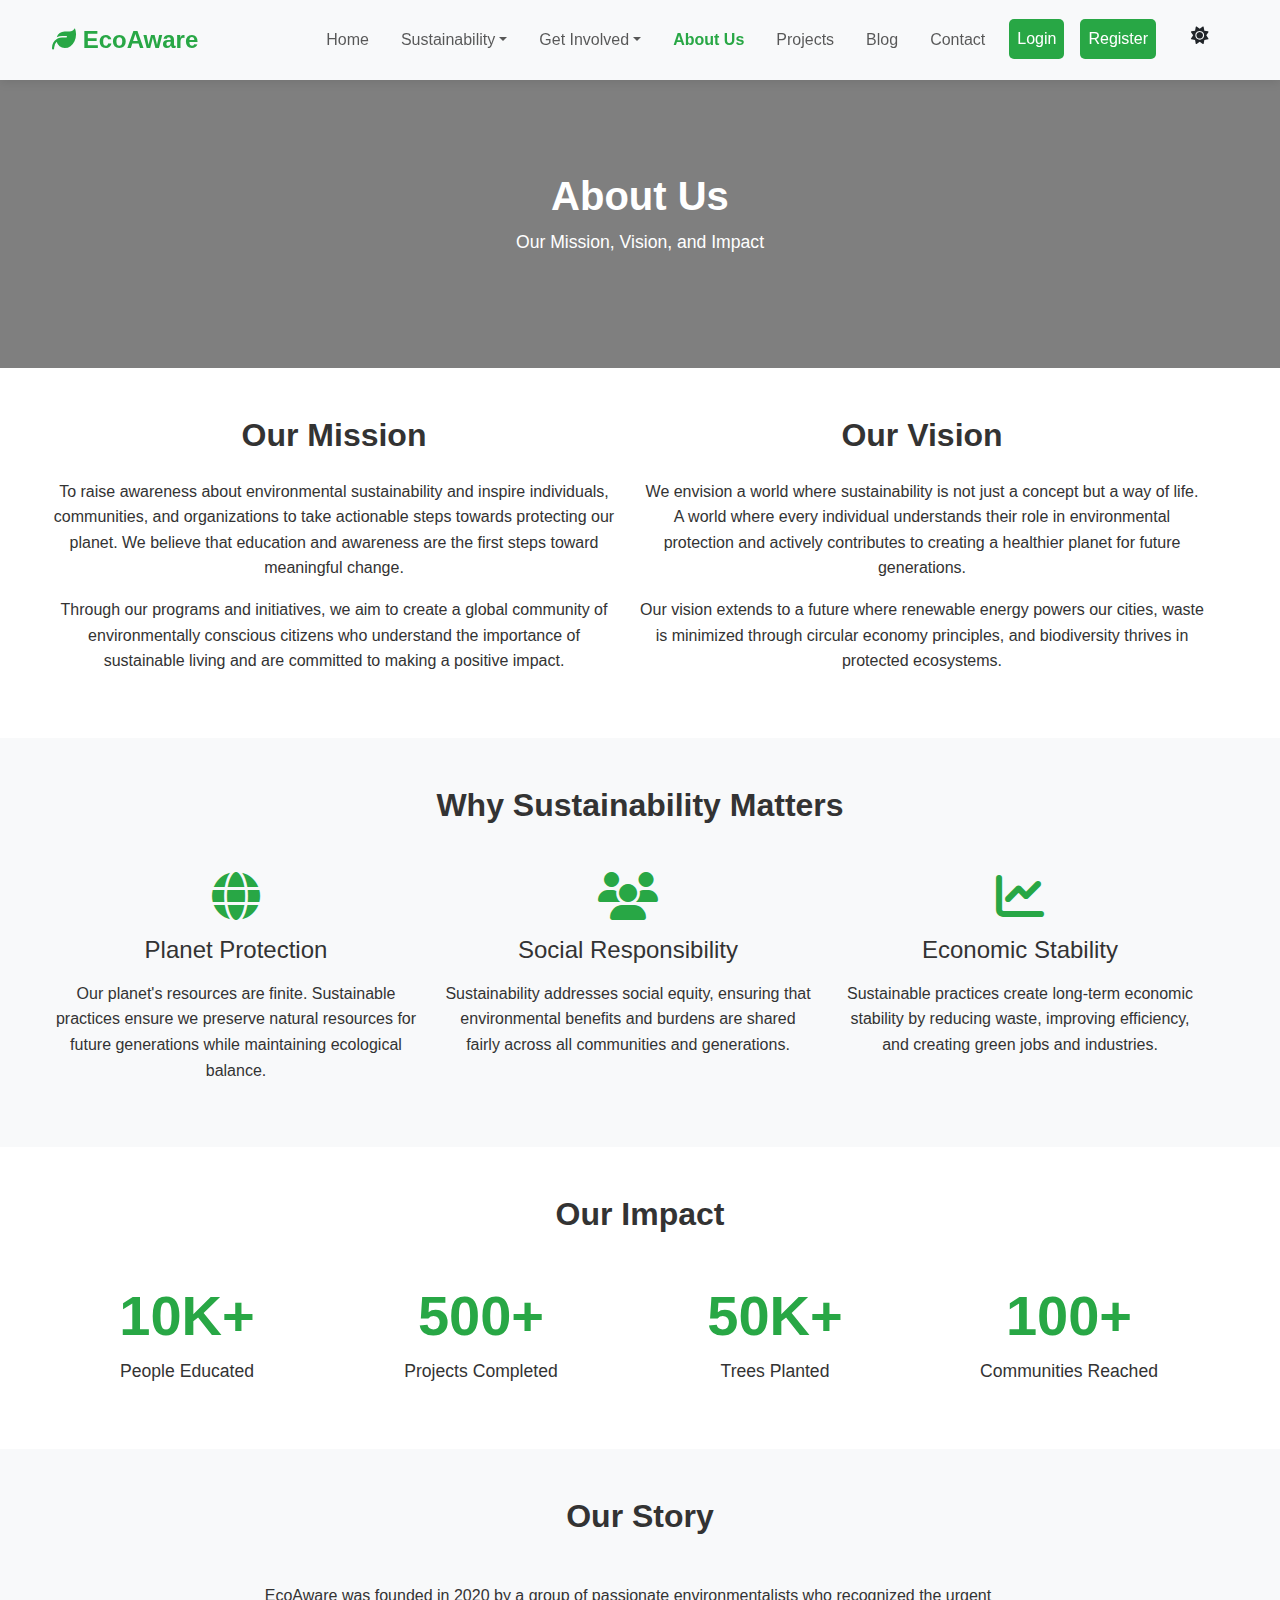
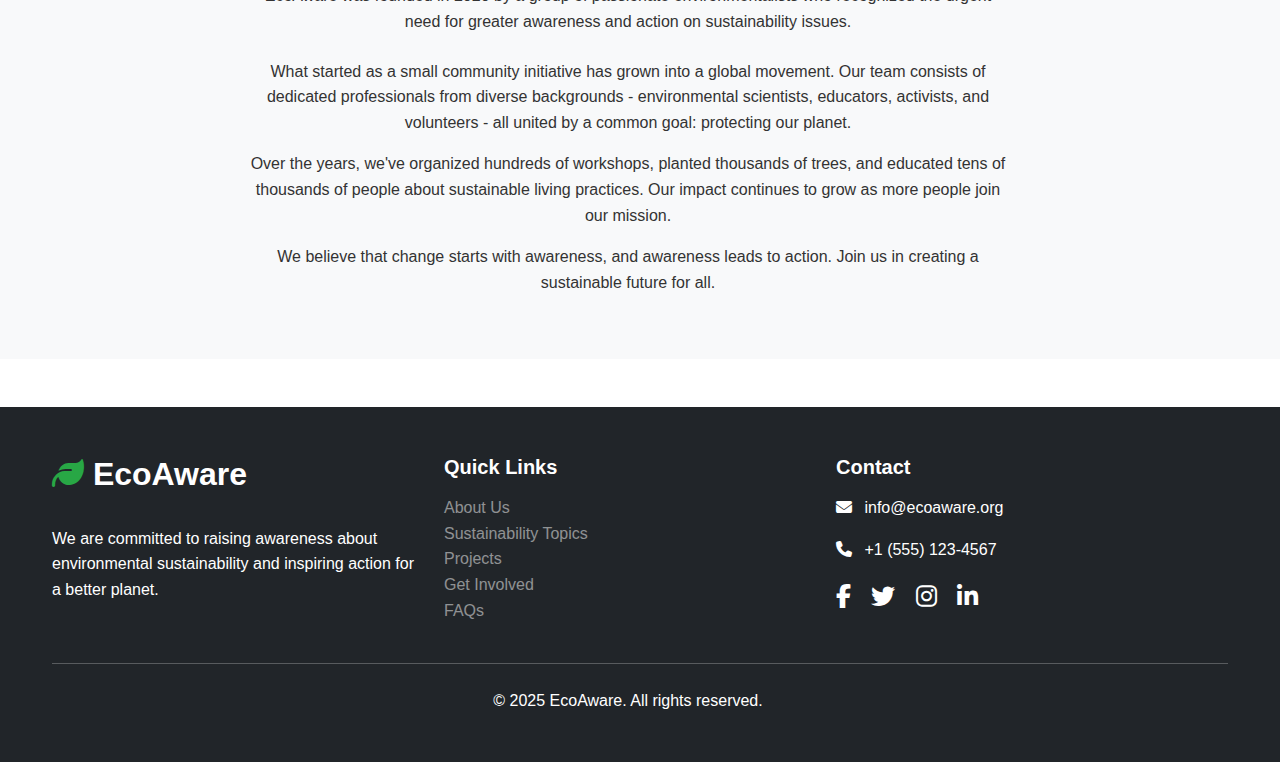
<file: about.html>
<!DOCTYPE html>
<html lang="en">
<head>
    <meta charset="UTF-8">
    <meta name="viewport" content="width=device-width, initial-scale=1.0">
    <title>About Us - Environmental Sustainability Awareness</title>
    <link rel="icon" type="image/svg+xml" href="favicon.svg">
    <link rel="icon" type="image/png" href="favicon.svg">
    <link href="https://cdn.jsdelivr.net/npm/bootstrap@5.3.0/dist/css/bootstrap.min.css" rel="stylesheet">
    <link rel="stylesheet" href="https://cdnjs.cloudflare.com/ajax/libs/font-awesome/6.4.0/css/all.min.css">
    <link rel="stylesheet" href="style.css">
    <link rel="stylesheet" href="responsive.css">
</head>
<body>
    <!-- Navbar -->
    <nav class="navbar navbar-expand-lg navbar-light bg-light fixed-top">
        <div class="container">
            <a class="navbar-brand" href="index.html">
                <i class="fas fa-leaf text-success"></i> EcoAware
            </a>
            <button class="navbar-toggler" type="button" data-bs-toggle="collapse" data-bs-target="#navbarNav">
                <span class="navbar-toggler-icon"></span>
            </button>
            <div class="collapse navbar-collapse" id="navbarNav">
                <ul class="navbar-nav ms-auto">
                    <li class="nav-item"><a class="nav-link" href="index.html">Home</a></li>
                    <li class="nav-item dropdown">
                        <a class="nav-link dropdown-toggle" href="#" role="button" data-bs-toggle="dropdown">Sustainability</a>
                        <ul class="dropdown-menu">
                            <li><a class="dropdown-item" href="sustainability-topics.html">All Topics</a></li>
                            <li><a class="dropdown-item" href="climate-change.html">Climate Change</a></li>
                            <li><a class="dropdown-item" href="renewable-energy.html">Renewable Energy</a></li>
                        </ul>
                    </li>
                    <li class="nav-item dropdown">
                        <a class="nav-link dropdown-toggle" href="#" role="button" data-bs-toggle="dropdown">Get Involved</a>
                        <ul class="dropdown-menu">
                            <li><a class="dropdown-item" href="get-involved.html">Volunteer</a></li>
                            <li><a class="dropdown-item" href="support-us.html">Donate</a></li>
                            <li><a class="dropdown-item" href="events.html">Events</a></li>
                        </ul>
                    </li>
                    <li class="nav-item"><a class="nav-link active" href="about.html">About Us</a></li>
                    <li class="nav-item"><a class="nav-link" href="projects.html">Projects</a></li>
                    <li class="nav-item"><a class="nav-link" href="blog.html">Blog</a></li>
                    <li class="nav-item"><a class="nav-link" href="contact.html">Contact</a></li>
                    <li class="nav-item"><a class="nav-link btn btn-success ms-2" href="login.html">Login</a></li>
                    <li class="nav-item"><a class="nav-link btn btn-success ms-2" href="register.html">Register</a></li>
                    <li class="nav-item ms-2">
                        <button class="btn btn-outline-secondary nav-link dark-mode-toggle" id="navbarThemeToggle" aria-label="Toggle dark mode">
                            <i class="fas fa-sun" id="themeIcon"></i>
                        </button>
                    </li>
                </ul>
            </div>
        </div>
    </nav>

    <!-- Page Header -->
    <section class="page-header">
        <div class="container text-center">
            <h1 class="fw-bold">About Us</h1>
            <p class="lead">Our Mission, Vision, and Impact</p>
        </div>
    </section>

    <!-- Mission & Vision -->
    <section class="py-5">
        <div class="container">
            <div class="row g-4">
                <div class="col-md-6 text-center">
                    <h2 class="fw-bold mb-4">Our Mission</h2>
                    <p>To raise awareness about environmental sustainability and inspire individuals, communities, and organizations to take actionable steps towards protecting our planet. We believe that education and awareness are the first steps toward meaningful change.</p>
                    <p>Through our programs and initiatives, we aim to create a global community of environmentally conscious citizens who understand the importance of sustainable living and are committed to making a positive impact.</p>
                </div>
                <div class="col-md-6 text-center">
                    <h2 class="fw-bold mb-4">Our Vision</h2>
                    <p>We envision a world where sustainability is not just a concept but a way of life. A world where every individual understands their role in environmental protection and actively contributes to creating a healthier planet for future generations.</p>
                    <p>Our vision extends to a future where renewable energy powers our cities, waste is minimized through circular economy principles, and biodiversity thrives in protected ecosystems.</p>
                </div>
            </div>
        </div>
    </section>

    <!-- Why Sustainability Matters -->
    <section class="py-5 bg-light">
        <div class="container">
            <h2 class="fw-bold mb-5 text-center">Why Sustainability Matters</h2>
            <div class="row g-4">
                <div class="col-md-4">
                    <div class="text-center">
                        <i class="fas fa-globe fa-3x text-success mb-3"></i>
                        <h3 class="fw-light mb-3">Planet Protection</h3>
                        <p>Our planet's resources are finite. Sustainable practices ensure we preserve natural resources for future generations while maintaining ecological balance.</p>
                    </div>
                </div>
                <div class="col-md-4">
                    <div class="text-center">
                        <i class="fas fa-users fa-3x text-success mb-3"></i>
                        <h3 class="fw-light mb-3">Social Responsibility</h3>
                        <p>Sustainability addresses social equity, ensuring that environmental benefits and burdens are shared fairly across all communities and generations.</p>
                    </div>
                </div>
                <div class="col-md-4">
                    <div class="text-center">
                        <i class="fas fa-chart-line fa-3x text-success mb-3"></i>
                        <h3 class="fw-light mb-3">Economic Stability</h3>
                        <p>Sustainable practices create long-term economic stability by reducing waste, improving efficiency, and creating green jobs and industries.</p>
                    </div>
                </div>
            </div>
        </div>
    </section>

    <!-- Our Impact -->
    <section class="py-5">
        <div class="container">
            <h2 class="fw-bold mb-5 text-center">Our Impact</h2>
            <div class="row g-4">
                <div class="col-md-3 text-center">
                    <h3 class="display-4 fw-bold text-success">10K+</h3>
                    <p class="lead">People Educated</p>
                </div>
                <div class="col-md-3 text-center">
                    <h3 class="display-4 fw-bold text-success">500+</h3>
                    <p class="lead">Projects Completed</p>
                </div>
                <div class="col-md-3 text-center">
                    <h3 class="display-4 fw-bold text-success">50K+</h3>
                    <p class="lead">Trees Planted</p>
                </div>
                <div class="col-md-3 text-center">
                    <h3 class="display-4 fw-bold text-success">100+</h3>
                    <p class="lead">Communities Reached</p>
                </div>
            </div>
        </div>
    </section>

    <!-- Team Story -->
    <section class="py-5 bg-light">
        <div class="container">
            <h2 class="fw-bold mb-5 text-center">Our Story</h2>
            <div class="row">
                <div class="col-lg-8 mx-auto text-center">
                    <p class="lead mb-4">EcoAware was founded in 2020 by a group of passionate environmentalists who recognized the urgent need for greater awareness and action on sustainability issues.</p>
                    <p>What started as a small community initiative has grown into a global movement. Our team consists of dedicated professionals from diverse backgrounds - environmental scientists, educators, activists, and volunteers - all united by a common goal: protecting our planet.</p>
                    <p>Over the years, we've organized hundreds of workshops, planted thousands of trees, and educated tens of thousands of people about sustainable living practices. Our impact continues to grow as more people join our mission.</p>
                    <p>We believe that change starts with awareness, and awareness leads to action. Join us in creating a sustainable future for all.</p>
                </div>
            </div>
        </div>
    </section>

    <!-- Footer -->
    <footer class="bg-dark text-white py-5 mt-5">
        <div class="container">
            <div class="row g-4">
                <div class="col-md-4">
                    <a href="index.html" class="text-decoration-none mb-3 d-inline-block">
                        <h2 class="fw-bold text-white mb-3">
                            <i class="fas fa-leaf text-success"></i> EcoAware
                        </h2>
                    </a>
                    <p>We are committed to raising awareness about environmental sustainability and inspiring action for a better planet.</p>
                </div>
                <div class="col-md-4">
                    <h5 class="fw-bold mb-3">Quick Links</h5>
                    <ul class="list-unstyled">
                        <li><a href="about.html" class="text-white-50 text-decoration-none">About Us</a></li>
                        <li><a href="sustainability-topics.html" class="text-white-50 text-decoration-none">Sustainability Topics</a></li>
                        <li><a href="projects.html" class="text-white-50 text-decoration-none">Projects</a></li>
                        <li><a href="get-involved.html" class="text-white-50 text-decoration-none">Get Involved</a></li>
                        <li><a href="faqs.html" class="text-white-50 text-decoration-none">FAQs</a></li>
                    </ul>
                </div>
                <div class="col-md-4">
                    <h5 class="fw-bold mb-3">Contact</h5>
                    <p><i class="fas fa-envelope me-2"></i> info@ecoaware.org</p>
                    <p><i class="fas fa-phone me-2"></i> +1 (555) 123-4567</p>
                    <div class="social-icons mt-3">
                        <a href="#" class="text-white me-3" target="_blank"><i class="fab fa-facebook-f"></i></a>
                        <a href="#" class="text-white me-3" target="_blank"><i class="fab fa-twitter"></i></a>
                        <a href="#" class="text-white me-3" target="_blank"><i class="fab fa-instagram"></i></a>
                        <a href="#" class="text-white" target="_blank"><i class="fab fa-linkedin-in"></i></a>
                    </div>
                </div>
            </div>
            <hr class="my-4">
            <div class="row align-items-center">
                <div class="col-md-12 text-center">
                    <p class="mb-0">&copy; 2025 EcoAware. All rights reserved.</p>
                </div>
            </div>
        </div>
    </footer>

    <script src="https://cdn.jsdelivr.net/npm/bootstrap@5.3.0/dist/js/bootstrap.bundle.min.js"></script>
    <script>
        // Theme Toggle Functionality
        (function() {
            const themeToggle = document.getElementById('navbarThemeToggle');
            const themeIcon = document.getElementById('themeIcon');
            const html = document.documentElement;
            
            // Check for saved theme preference or default to light mode
            const currentTheme = localStorage.getItem('theme') || 'light';
            
            // Function to update icon based on theme
            function updateIcon(theme) {
                if (theme === 'dark') {
                    themeIcon.classList.remove('fa-sun');
                    themeIcon.classList.add('fa-moon');
                } else {
                    themeIcon.classList.remove('fa-moon');
                    themeIcon.classList.add('fa-sun');
                }
            }
            
            // Set initial theme
            if (currentTheme === 'dark') {
                html.setAttribute('data-theme', 'dark');
                updateIcon('dark');
            } else {
                html.setAttribute('data-theme', 'light');
                updateIcon('light');
            }
            
            // Theme toggle event listener
            themeToggle.addEventListener('click', function() {
                const currentTheme = html.getAttribute('data-theme') || 'light';
                if (currentTheme === 'dark') {
                    html.setAttribute('data-theme', 'light');
                    localStorage.setItem('theme', 'light');
                    updateIcon('light');
                } else {
                    html.setAttribute('data-theme', 'dark');
                    localStorage.setItem('theme', 'dark');
                    updateIcon('dark');
                }
            });
        })();
    </script>
</body>
</html>
</file>
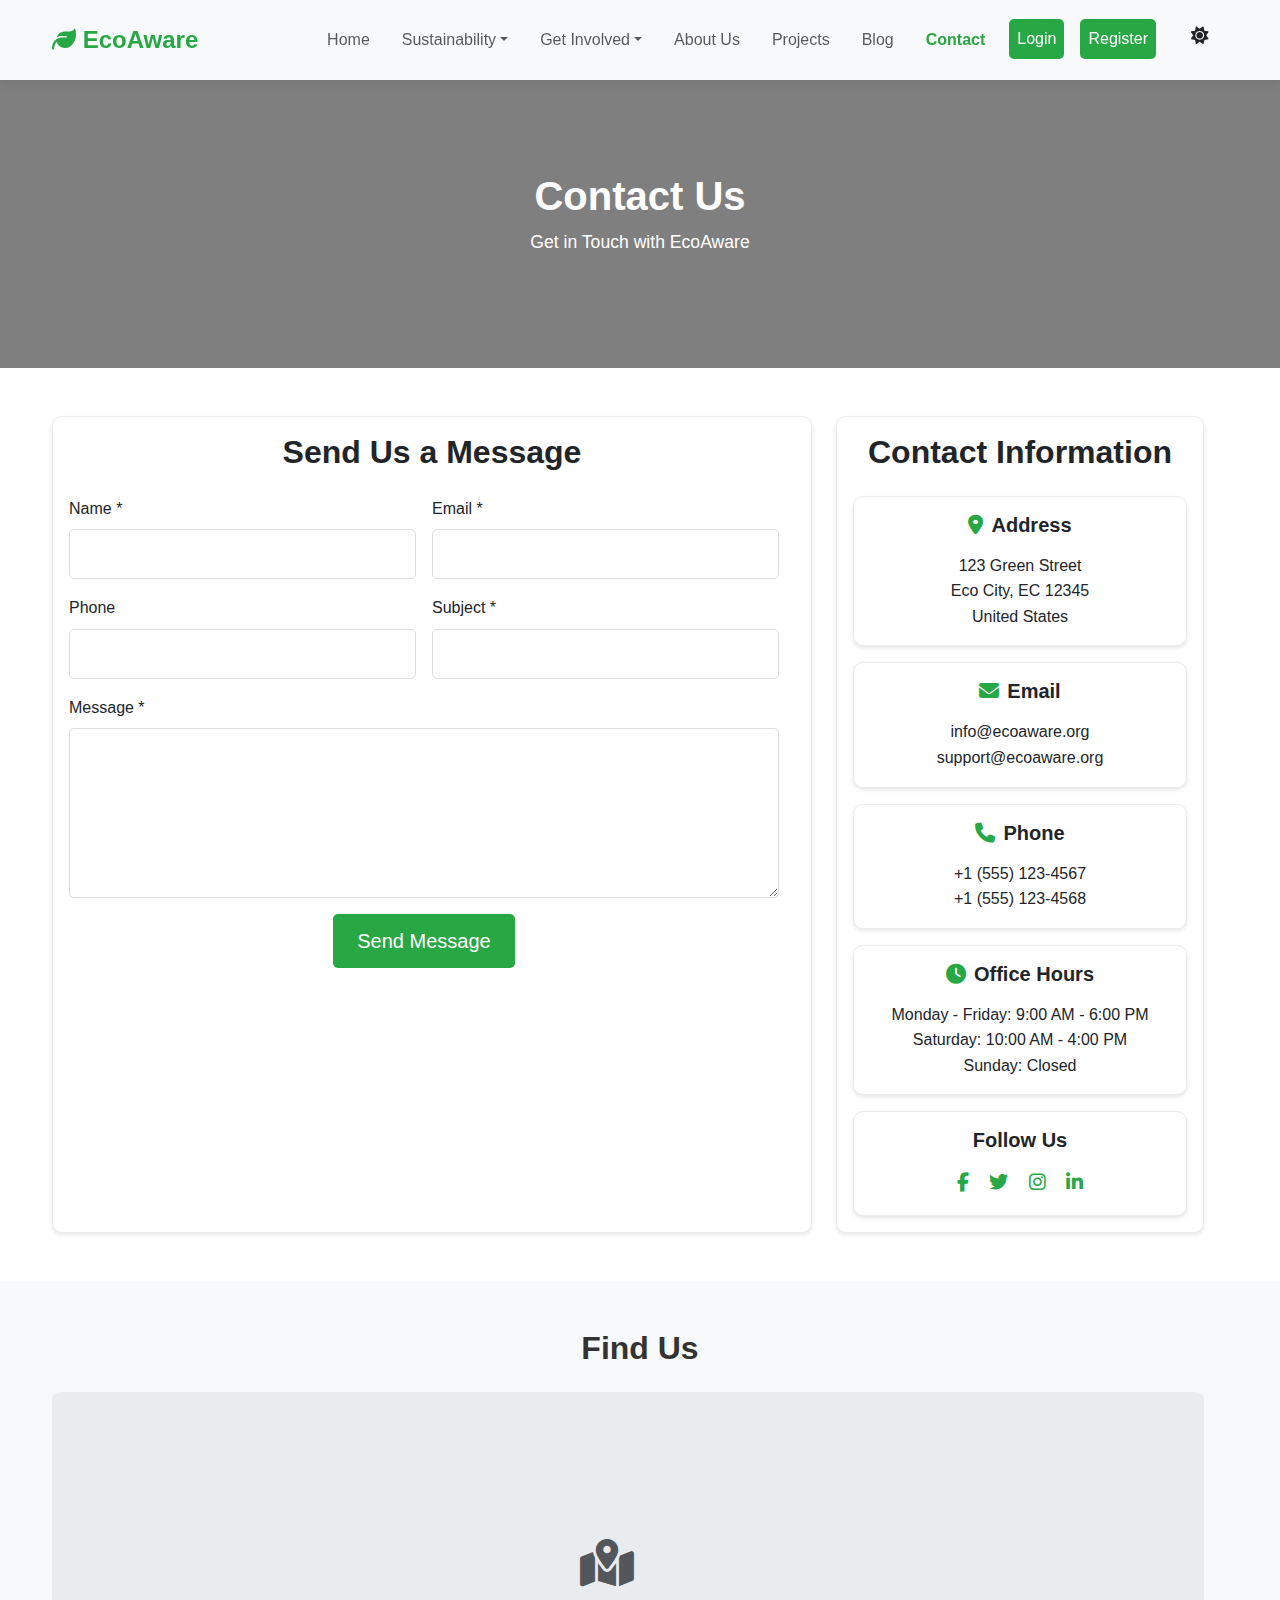
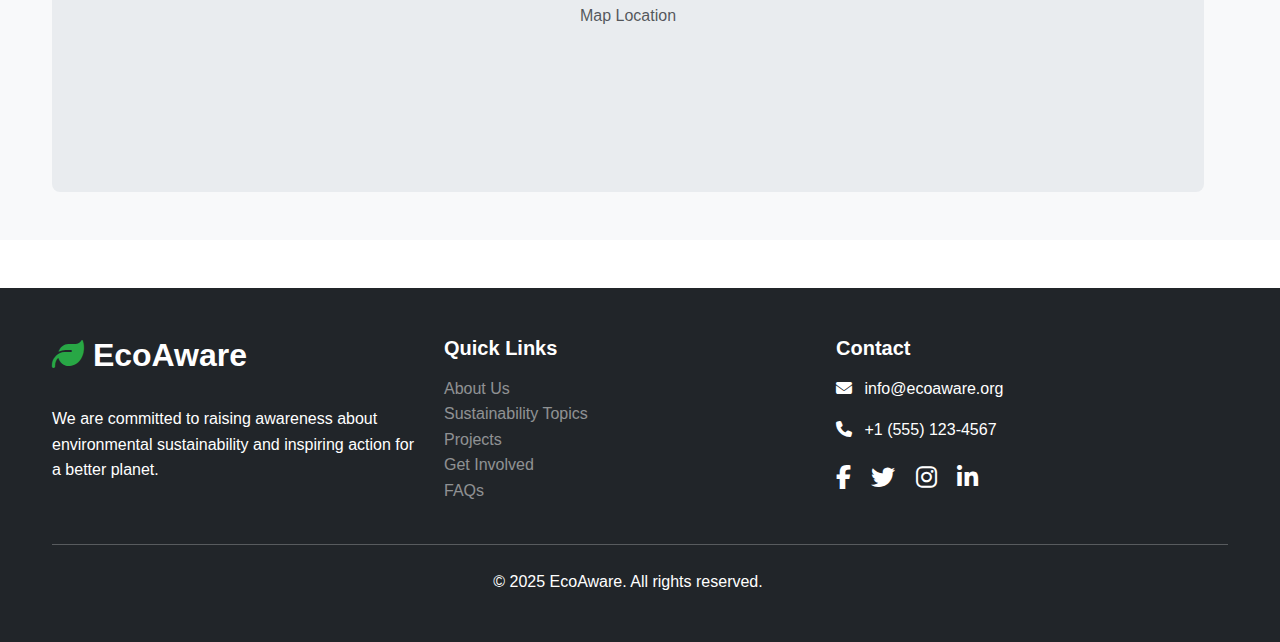
<file: contact.html>
<!DOCTYPE html>
<html lang="en">
<head>
    <meta charset="UTF-8">
    <meta name="viewport" content="width=device-width, initial-scale=1.0">
    <title>Contact Us - Environmental Sustainability Awareness</title>
    <link rel="icon" type="image/svg+xml" href="favicon.svg">
    <link rel="icon" type="image/png" href="favicon.svg">
    <link href="https://cdn.jsdelivr.net/npm/bootstrap@5.3.0/dist/css/bootstrap.min.css" rel="stylesheet">
    <link rel="stylesheet" href="https://cdnjs.cloudflare.com/ajax/libs/font-awesome/6.4.0/css/all.min.css">
    <link rel="stylesheet" href="style.css">
    <link rel="stylesheet" href="responsive.css">
    <style>
        .contact-page .social-icons a {
            font-size: 1.2rem;
            transition: all 0.3s;
        }
        .contact-page .social-icons a:hover {
            color: #28a745 !important;
            transform: translateY(-3px);
        }
        .contact-page .card {
            border: 1px solid #e9ecef;
            transition: all 0.3s;
        }
        .contact-page .card:hover {
            transform: translateY(-3px);
            box-shadow: 0 6px 12px rgba(0,0,0,0.1) !important;
        }
    </style>
</head>
<body>
    <!-- Navbar -->
    <nav class="navbar navbar-expand-lg navbar-light bg-light fixed-top">
        <div class="container">
            <a class="navbar-brand" href="index.html">
                <i class="fas fa-leaf text-success"></i> EcoAware
            </a>
            <button class="navbar-toggler" type="button" data-bs-toggle="collapse" data-bs-target="#navbarNav">
                <span class="navbar-toggler-icon"></span>
            </button>
            <div class="collapse navbar-collapse" id="navbarNav">
                <ul class="navbar-nav ms-auto">
                    <li class="nav-item"><a class="nav-link" href="index.html">Home</a></li>
                    <li class="nav-item dropdown">
                        <a class="nav-link dropdown-toggle" href="#" role="button" data-bs-toggle="dropdown">Sustainability</a>
                        <ul class="dropdown-menu">
                            <li><a class="dropdown-item" href="sustainability-topics.html">All Topics</a></li>
                            <li><a class="dropdown-item" href="climate-change.html">Climate Change</a></li>
                            <li><a class="dropdown-item" href="renewable-energy.html">Renewable Energy</a></li>
                        </ul>
                    </li>
                    <li class="nav-item dropdown">
                        <a class="nav-link dropdown-toggle" href="#" role="button" data-bs-toggle="dropdown">Get Involved</a>
                        <ul class="dropdown-menu">
                            <li><a class="dropdown-item" href="get-involved.html">Volunteer</a></li>
                            <li><a class="dropdown-item" href="support-us.html">Donate</a></li>
                            <li><a class="dropdown-item" href="events.html">Events</a></li>
                        </ul>
                    </li>
                    <li class="nav-item"><a class="nav-link" href="about.html">About Us</a></li>
                    <li class="nav-item"><a class="nav-link" href="projects.html">Projects</a></li>
                    <li class="nav-item"><a class="nav-link" href="blog.html">Blog</a></li>
                    <li class="nav-item"><a class="nav-link active" href="contact.html">Contact</a></li>
                    <li class="nav-item"><a class="nav-link btn btn-success ms-2" href="login.html">Login</a></li>
                    <li class="nav-item"><a class="nav-link btn btn-success ms-2" href="register.html">Register</a></li>
                    <li class="nav-item ms-2">
                        <button class="btn btn-outline-secondary nav-link dark-mode-toggle" id="navbarThemeToggle" aria-label="Toggle dark mode">
                            <i class="fas fa-sun" id="themeIcon"></i>
                        </button>
                    </li>
                </ul>
            </div>
        </div>
    </nav>

    <!-- Page Header -->
    <section class="page-header">
        <div class="container text-center">
            <h1 class="fw-bold">Contact Us</h1>
            <p class="lead">Get in Touch with EcoAware</p>
        </div>
    </section>

    <!-- Contact Section -->
    <section class="py-5 contact-page">
        <div class="container">
            <div class="row g-4 align-items-stretch">
                <div class="col-lg-8 d-flex">
                    <div class="card shadow-sm w-100">
                        <div class="card-body">
                            <h2 class="fw-bold mb-4 text-center">Send Us a Message</h2>
                            <form id="contactForm">
                                <div class="row g-3">
                                    <div class="col-md-6">
                                        <label for="contactName" class="form-label">Name *</label>
                                        <input type="text" class="form-control" id="contactName" required>
                                    </div>
                                    <div class="col-md-6">
                                        <label for="contactEmail" class="form-label">Email *</label>
                                        <input type="email" class="form-control" id="contactEmail" required>
                                    </div>
                                    <div class="col-md-6">
                                        <label for="contactPhone" class="form-label">Phone</label>
                                        <input type="tel" class="form-control" id="contactPhone">
                                    </div>
                                    <div class="col-md-6">
                                        <label for="contactSubject" class="form-label">Subject *</label>
                                        <input type="text" class="form-control" id="contactSubject" required>
                                    </div>
                                    <div class="col-md-12">
                                        <label for="contactMessage" class="form-label">Message *</label>
                                        <textarea class="form-control" id="contactMessage" rows="6" required></textarea>
                                    </div>
                                    <div class="col-md-12 text-center">
                                        <button type="submit" class="btn btn-success btn-lg">Send Message</button>
                                    </div>
                                </div>
                            </form>
                            <div id="contactMessage" class="mt-3"></div>
                        </div>
                    </div>
                </div>
                <div class="col-lg-4 d-flex">
                    <div class="card shadow-sm w-100">
                        <div class="card-body d-flex flex-column">
                            <h2 class="fw-bold mb-4 text-center">Contact Information</h2>
                            <div class="card shadow-sm mb-3 flex-grow-0">
                                <div class="card-body text-center">
                                    <h5 class="fw-bold mb-3"><i class="fas fa-map-marker-alt text-success me-2"></i>Address</h5>
                                    <p class="mb-0">123 Green Street<br>Eco City, EC 12345<br>United States</p>
                                </div>
                            </div>
                            <div class="card shadow-sm mb-3 flex-grow-0">
                                <div class="card-body text-center">
                                    <h5 class="fw-bold mb-3"><i class="fas fa-envelope text-success me-2"></i>Email</h5>
                                    <p class="mb-0">info@ecoaware.org<br>support@ecoaware.org</p>
                                </div>
                            </div>
                            <div class="card shadow-sm mb-3 flex-grow-0">
                                <div class="card-body text-center">
                                    <h5 class="fw-bold mb-3"><i class="fas fa-phone text-success me-2"></i>Phone</h5>
                                    <p class="mb-0">+1 (555) 123-4567<br>+1 (555) 123-4568</p>
                                </div>
                            </div>
                            <div class="card shadow-sm mb-3 flex-grow-0">
                                <div class="card-body text-center">
                                    <h5 class="fw-bold mb-3"><i class="fas fa-clock text-success me-2"></i>Office Hours</h5>
                                    <p class="mb-0">Monday - Friday: 9:00 AM - 6:00 PM<br>Saturday: 10:00 AM - 4:00 PM<br>Sunday: Closed</p>
                                </div>
                            </div>
                            <div class="card shadow-sm flex-grow-1 d-flex">
                                <div class="card-body text-center d-flex flex-column justify-content-center">
                                    <h5 class="fw-bold mb-3">Follow Us</h5>
                                    <div class="social-icons">
                                        <a href="#" class="text-success me-3" target="_blank"><i class="fab fa-facebook-f"></i></a>
                                        <a href="#" class="text-success me-3" target="_blank"><i class="fab fa-twitter"></i></a>
                                        <a href="#" class="text-success me-3" target="_blank"><i class="fab fa-instagram"></i></a>
                                        <a href="#" class="text-success" target="_blank"><i class="fab fa-linkedin-in"></i></a>
                                    </div>
                                </div>
                            </div>
                        </div>
                    </div>
                </div>
            </div>
        </div>
    </section>

    <!-- Map Section -->
    <section class="py-5 bg-light">
        <div class="container">
            <h2 class="fw-bold mb-4 text-center">Find Us</h2>
            <div class="row">
                <div class="col-12">
                    <div class="map-container" style="height: 400px; background: #e9ecef; border-radius: 8px; display: flex; align-items: center; justify-content: center;">
                        <p class="text-muted"><i class="fas fa-map-marked-alt fa-3x mb-3"></i><br>Map Location</p>
                    </div>
                </div>
            </div>
        </div>
    </section>

    <!-- Footer -->
    <footer class="bg-dark text-white py-5 mt-5">
        <div class="container">
            <div class="row g-4">
                <div class="col-md-4">
                    <a href="index.html" class="text-decoration-none mb-3 d-inline-block">
                        <h2 class="fw-bold text-white mb-3">
                            <i class="fas fa-leaf text-success"></i> EcoAware
                        </h2>
                    </a>
                    <p>We are committed to raising awareness about environmental sustainability and inspiring action for a better planet.</p>
                </div>
                <div class="col-md-4">
                    <h5 class="fw-bold mb-3">Quick Links</h5>
                    <ul class="list-unstyled">
                        <li><a href="about.html" class="text-white-50 text-decoration-none">About Us</a></li>
                        <li><a href="sustainability-topics.html" class="text-white-50 text-decoration-none">Sustainability Topics</a></li>
                        <li><a href="projects.html" class="text-white-50 text-decoration-none">Projects</a></li>
                        <li><a href="get-involved.html" class="text-white-50 text-decoration-none">Get Involved</a></li>
                        <li><a href="faqs.html" class="text-white-50 text-decoration-none">FAQs</a></li>
                    </ul>
                </div>
                <div class="col-md-4">
                    <h5 class="fw-bold mb-3">Contact</h5>
                    <p><i class="fas fa-envelope me-2"></i> info@ecoaware.org</p>
                    <p><i class="fas fa-phone me-2"></i> +1 (555) 123-4567</p>
                    <div class="social-icons mt-3">
                        <a href="#" class="text-white me-3" target="_blank"><i class="fab fa-facebook-f"></i></a>
                        <a href="#" class="text-white me-3" target="_blank"><i class="fab fa-twitter"></i></a>
                        <a href="#" class="text-white me-3" target="_blank"><i class="fab fa-instagram"></i></a>
                        <a href="#" class="text-white" target="_blank"><i class="fab fa-linkedin-in"></i></a>
                    </div>
                </div>
            </div>
            <hr class="my-4">
            <div class="row align-items-center">
                <div class="col-md-12 text-center">
                    <p class="mb-0">&copy; 2025 EcoAware. All rights reserved.</p>
                </div>
            </div>
        </div>
    </footer>

    <script src="https://cdn.jsdelivr.net/npm/bootstrap@5.3.0/dist/js/bootstrap.bundle.min.js"></script>
    <script>
        // Theme Toggle Functionality
        (function() {
            const themeToggle = document.getElementById('navbarThemeToggle');
            const themeIcon = document.getElementById('themeIcon');
            const html = document.documentElement;
            
            // Check for saved theme preference or default to light mode
            const currentTheme = localStorage.getItem('theme') || 'light';
            
            // Function to update icon based on theme
            function updateIcon(theme) {
                if (theme === 'dark') {
                    themeIcon.classList.remove('fa-sun');
                    themeIcon.classList.add('fa-moon');
                } else {
                    themeIcon.classList.remove('fa-moon');
                    themeIcon.classList.add('fa-sun');
                }
            }
            
            // Set initial theme
            if (currentTheme === 'dark') {
                html.setAttribute('data-theme', 'dark');
                updateIcon('dark');
            } else {
                html.setAttribute('data-theme', 'light');
                updateIcon('light');
            }
            
            // Theme toggle event listener
            themeToggle.addEventListener('click', function() {
                const currentTheme = html.getAttribute('data-theme') || 'light';
                if (currentTheme === 'dark') {
                    html.setAttribute('data-theme', 'light');
                    localStorage.setItem('theme', 'light');
                    updateIcon('light');
                } else {
                    html.setAttribute('data-theme', 'dark');
                    localStorage.setItem('theme', 'dark');
                    updateIcon('dark');
                }
            });
        })();
    </script>
    <script>
        document.getElementById('contactForm').addEventListener('submit', function(e) {
            e.preventDefault();
            const messageDiv = document.getElementById('contactMessage');
            messageDiv.innerHTML = '<div class="alert alert-success">Thank you for your message! We will get back to you soon.</div>';
            this.reset();
        });
    </script>
</body>
</html>
</file>
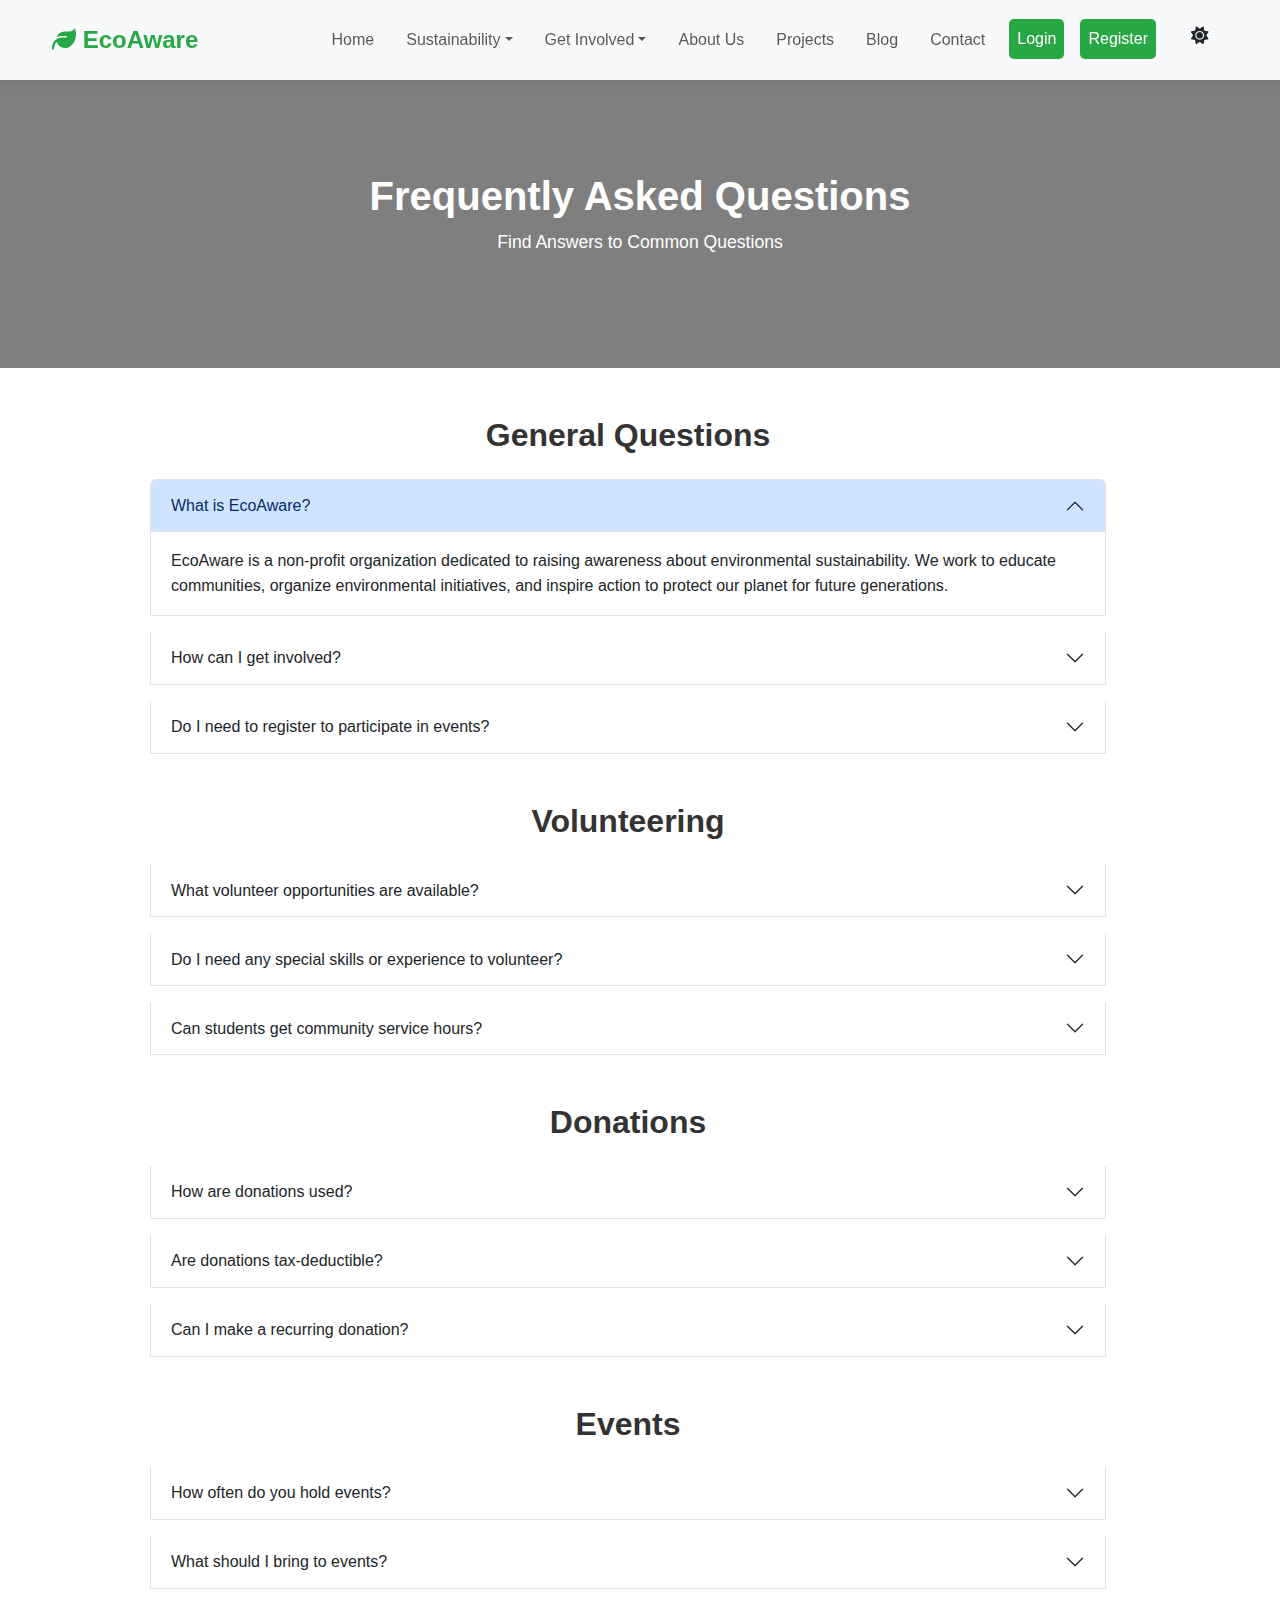
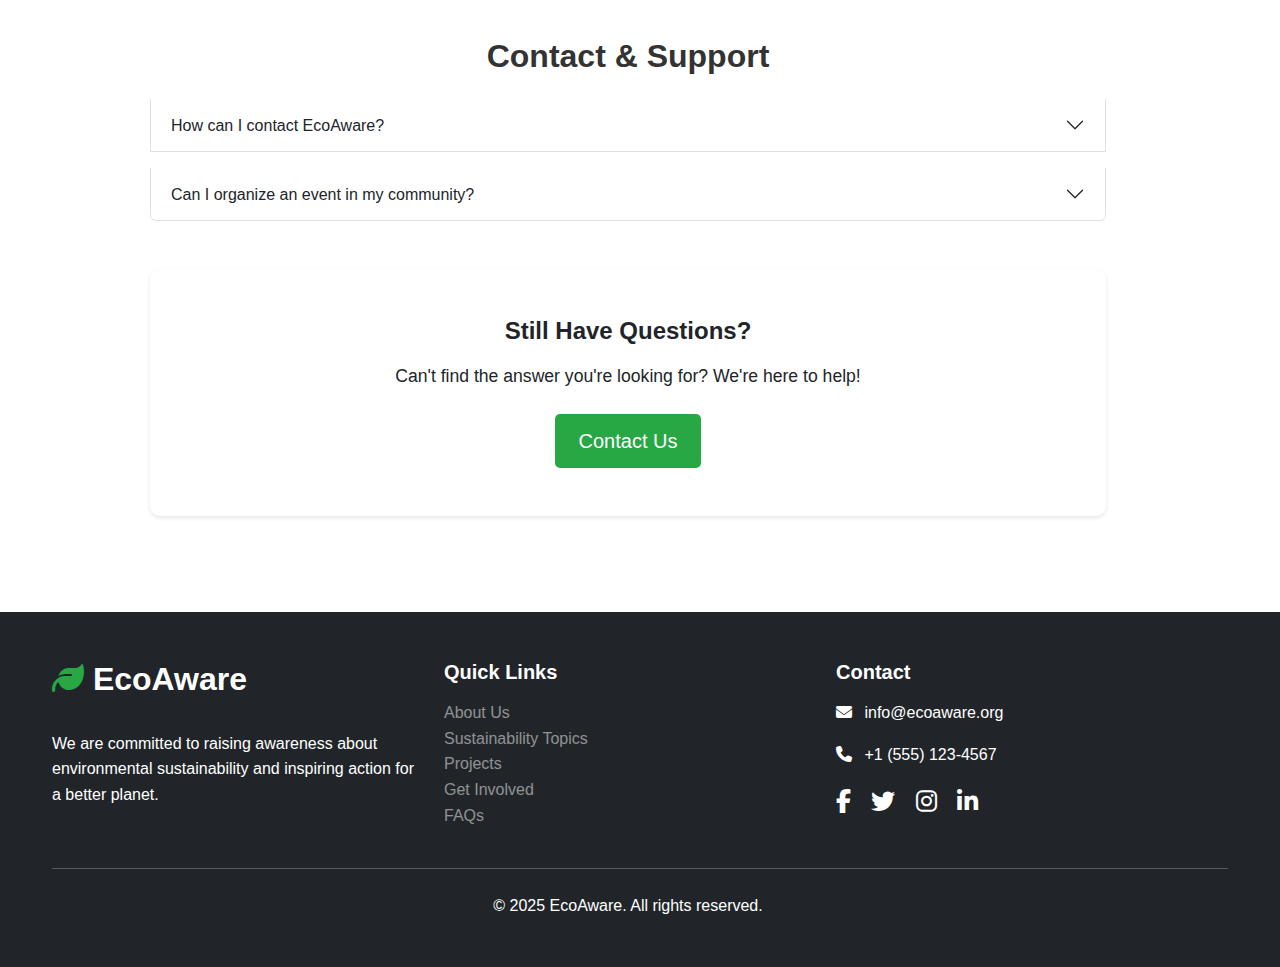
<file: faqs.html>
<!DOCTYPE html>
<html lang="en">
<head>
    <meta charset="UTF-8">
    <meta name="viewport" content="width=device-width, initial-scale=1.0">
    <title>FAQs - Environmental Sustainability Awareness</title>
    <link rel="icon" type="image/svg+xml" href="favicon.svg">
    <link rel="icon" type="image/png" href="favicon.svg">
    <link href="https://cdn.jsdelivr.net/npm/bootstrap@5.3.0/dist/css/bootstrap.min.css" rel="stylesheet">
    <link rel="stylesheet" href="https://cdnjs.cloudflare.com/ajax/libs/font-awesome/6.4.0/css/all.min.css">
    <link rel="stylesheet" href="style.css">
    <link rel="stylesheet" href="responsive.css">
</head>
<body>
    <!-- Navbar -->
    <nav class="navbar navbar-expand-lg navbar-light bg-light fixed-top">
        <div class="container">
            <a class="navbar-brand" href="index.html">
                <i class="fas fa-leaf text-success"></i> EcoAware
            </a>
            <button class="navbar-toggler" type="button" data-bs-toggle="collapse" data-bs-target="#navbarNav">
                <span class="navbar-toggler-icon"></span>
            </button>
            <div class="collapse navbar-collapse" id="navbarNav">
                <ul class="navbar-nav ms-auto">
                    <li class="nav-item"><a class="nav-link" href="index.html">Home</a></li>
                    <li class="nav-item dropdown">
                        <a class="nav-link dropdown-toggle" href="#" role="button" data-bs-toggle="dropdown">Sustainability</a>
                        <ul class="dropdown-menu">
                            <li><a class="dropdown-item" href="sustainability-topics.html">All Topics</a></li>
                            <li><a class="dropdown-item" href="climate-change.html">Climate Change</a></li>
                            <li><a class="dropdown-item" href="renewable-energy.html">Renewable Energy</a></li>
                        </ul>
                    </li>
                    <li class="nav-item dropdown">
                        <a class="nav-link dropdown-toggle" href="#" role="button" data-bs-toggle="dropdown">Get Involved</a>
                        <ul class="dropdown-menu">
                            <li><a class="dropdown-item" href="get-involved.html">Volunteer</a></li>
                            <li><a class="dropdown-item" href="support-us.html">Donate</a></li>
                            <li><a class="dropdown-item" href="events.html">Events</a></li>
                        </ul>
                    </li>
                    <li class="nav-item"><a class="nav-link" href="about.html">About Us</a></li>
                    <li class="nav-item"><a class="nav-link" href="projects.html">Projects</a></li>
                    <li class="nav-item"><a class="nav-link" href="blog.html">Blog</a></li>
                    <li class="nav-item"><a class="nav-link" href="contact.html">Contact</a></li>
                    <li class="nav-item"><a class="nav-link btn btn-success ms-2" href="login.html">Login</a></li>
                    <li class="nav-item"><a class="nav-link btn btn-success ms-2" href="register.html">Register</a></li>
                    <li class="nav-item ms-2">
                        <button class="btn btn-outline-secondary nav-link dark-mode-toggle" id="navbarThemeToggle" aria-label="Toggle dark mode">
                            <i class="fas fa-sun" id="themeIcon"></i>
                        </button>
                    </li>
                </ul>
            </div>
        </div>
    </nav>

    <!-- Page Header -->
    <section class="page-header">
        <div class="container text-center">
            <h1 class="fw-bold">Frequently Asked Questions</h1>
            <p class="lead">Find Answers to Common Questions</p>
        </div>
    </section>

    <!-- FAQs Section -->
    <section class="py-5">
        <div class="container">
            <div class="row">
                <div class="col-lg-10 mx-auto">
                    <div class="accordion" id="faqAccordion">
                        <!-- General Questions -->
                        <h2 class="fw-bold mb-4 text-center">General Questions</h2>
                        
                        <div class="accordion-item mb-3">
                            <h2 class="accordion-header" id="faq1">
                                <button class="accordion-button" type="button" data-bs-toggle="collapse" data-bs-target="#collapse1">
                                    What is EcoAware?
                                </button>
                            </h2>
                            <div id="collapse1" class="accordion-collapse collapse show" data-bs-parent="#faqAccordion">
                                <div class="accordion-body">
                                    EcoAware is a non-profit organization dedicated to raising awareness about environmental sustainability. We work to educate communities, organize environmental initiatives, and inspire action to protect our planet for future generations.
                                </div>
                            </div>
                        </div>

                        <div class="accordion-item mb-3">
                            <h2 class="accordion-header" id="faq2">
                                <button class="accordion-button collapsed" type="button" data-bs-toggle="collapse" data-bs-target="#collapse2">
                                    How can I get involved?
                                </button>
                            </h2>
                            <div id="collapse2" class="accordion-collapse collapse" data-bs-parent="#faqAccordion">
                                <div class="accordion-body">
                                    There are many ways to get involved! You can volunteer for our events, participate in cleanup drives, attend workshops, make a donation, or simply spread awareness about environmental issues. Visit our <a href="get-involved.html" class="text-success">Get Involved</a> page to learn more.
                                </div>
                            </div>
                        </div>

                        <div class="accordion-item mb-3">
                            <h2 class="accordion-header" id="faq3">
                                <button class="accordion-button collapsed" type="button" data-bs-toggle="collapse" data-bs-target="#collapse3">
                                    Do I need to register to participate in events?
                                </button>
                            </h2>
                            <div id="collapse3" class="accordion-collapse collapse" data-bs-parent="#faqAccordion">
                                <div class="accordion-body">
                                    While registration is recommended for most events to help us plan and prepare, some events are open to walk-ins. We encourage registration so we can provide you with event details, updates, and ensure we have enough supplies for all participants.
                                </div>
                            </div>
                        </div>

                        <!-- Volunteering Questions -->
                        <h2 class="fw-bold mb-4 mt-5 text-center">Volunteering</h2>

                        <div class="accordion-item mb-3">
                            <h2 class="accordion-header" id="faq4">
                                <button class="accordion-button collapsed" type="button" data-bs-toggle="collapse" data-bs-target="#collapse4">
                                    What volunteer opportunities are available?
                                </button>
                            </h2>
                            <div id="collapse4" class="accordion-collapse collapse" data-bs-parent="#faqAccordion">
                                <div class="accordion-body">
                                    We offer various volunteer opportunities including tree planting, beach and community cleanups, educational workshops, event organization, and administrative support. You can choose activities that match your interests and availability. Check our <a href="get-involved.html" class="text-success">Get Involved</a> page for current opportunities.
                                </div>
                            </div>
                        </div>

                        <div class="accordion-item mb-3">
                            <h2 class="accordion-header" id="faq5">
                                <button class="accordion-button collapsed" type="button" data-bs-toggle="collapse" data-bs-target="#collapse5">
                                    Do I need any special skills or experience to volunteer?
                                </button>
                            </h2>
                            <div id="collapse5" class="accordion-collapse collapse" data-bs-parent="#faqAccordion">
                                <div class="accordion-body">
                                    No special skills are required for most volunteer activities! We welcome volunteers of all backgrounds and experience levels. We provide training and guidance for all activities. Your enthusiasm and commitment to environmental protection are what matter most.
                                </div>
                            </div>
                        </div>

                        <div class="accordion-item mb-3">
                            <h2 class="accordion-header" id="faq6">
                                <button class="accordion-button collapsed" type="button" data-bs-toggle="collapse" data-bs-target="#collapse6">
                                    Can students get community service hours?
                                </button>
                            </h2>
                            <div id="collapse6" class="accordion-collapse collapse" data-bs-parent="#faqAccordion">
                                <div class="accordion-body">
                                    Yes! We provide documentation for community service hours. Students can track their volunteer hours through their account and request certificates for school requirements. Contact us for more information about our student volunteer program.
                                </div>
                            </div>
                        </div>

                        <!-- Donations Questions -->
                        <h2 class="fw-bold mb-4 mt-5 text-center">Donations</h2>

                        <div class="accordion-item mb-3">
                            <h2 class="accordion-header" id="faq7">
                                <button class="accordion-button collapsed" type="button" data-bs-toggle="collapse" data-bs-target="#collapse7">
                                    How are donations used?
                                </button>
                            </h2>
                            <div id="collapse7" class="accordion-collapse collapse" data-bs-parent="#faqAccordion">
                                <div class="accordion-body">
                                    Your donations directly support our environmental initiatives including tree planting programs, educational workshops, cleanup drives, renewable energy projects, and biodiversity conservation efforts. We maintain transparency in our financial reporting and ensure that the majority of funds go directly to program activities.
                                </div>
                            </div>
                        </div>

                        <div class="accordion-item mb-3">
                            <h2 class="accordion-header" id="faq8">
                                <button class="accordion-button collapsed" type="button" data-bs-toggle="collapse" data-bs-target="#collapse8">
                                    Are donations tax-deductible?
                                </button>
                            </h2>
                            <div id="collapse8" class="accordion-collapse collapse" data-bs-parent="#faqAccordion">
                                <div class="accordion-body">
                                    Yes, EcoAware is a registered 501(c)(3) non-profit organization, so your donations are tax-deductible to the extent allowed by law. You will receive a receipt for your donation that you can use for tax purposes.
                                </div>
                            </div>
                        </div>

                        <div class="accordion-item mb-3">
                            <h2 class="accordion-header" id="faq9">
                                <button class="accordion-button collapsed" type="button" data-bs-toggle="collapse" data-bs-target="#collapse9">
                                    Can I make a recurring donation?
                                </button>
                            </h2>
                            <div id="collapse9" class="accordion-collapse collapse" data-bs-parent="#faqAccordion">
                                <div class="accordion-body">
                                    Absolutely! We offer monthly giving options that allow you to make a consistent impact. Monthly donations help us plan long-term projects and provide stable funding for our programs. Visit our <a href="support-us.html" class="text-success">Support Us</a> page to set up recurring donations.
                                </div>
                            </div>
                        </div>

                        <!-- Events Questions -->
                        <h2 class="fw-bold mb-4 mt-5 text-center">Events</h2>

                        <div class="accordion-item mb-3">
                            <h2 class="accordion-header" id="faq10">
                                <button class="accordion-button collapsed" type="button" data-bs-toggle="collapse" data-bs-target="#collapse10">
                                    How often do you hold events?
                                </button>
                            </h2>
                            <div id="collapse10" class="accordion-collapse collapse" data-bs-parent="#faqAccordion">
                                <div class="accordion-body">
                                    We organize events throughout the year, including monthly cleanup drives, seasonal tree planting campaigns, educational workshops, and special events. Check our <a href="events.html" class="text-success">Events</a> page for the current calendar and subscribe to receive updates about upcoming events.
                                </div>
                            </div>
                        </div>

                        <div class="accordion-item mb-3">
                            <h2 class="accordion-header" id="faq11">
                                <button class="accordion-button collapsed" type="button" data-bs-toggle="collapse" data-bs-target="#collapse11">
                                    What should I bring to events?
                                </button>
                            </h2>
                            <div id="collapse11" class="accordion-collapse collapse" data-bs-parent="#faqAccordion">
                                <div class="accordion-body">
                                    For most outdoor events, we recommend bringing water, sunscreen, comfortable clothing, and closed-toe shoes. We provide all necessary equipment and supplies. Specific event details and requirements are sent to registered participants via email.
                                </div>
                            </div>
                        </div>

                        <!-- Contact Questions -->
                        <h2 class="fw-bold mb-4 mt-5 text-center">Contact & Support</h2>

                        <div class="accordion-item mb-3">
                            <h2 class="accordion-header" id="faq12">
                                <button class="accordion-button collapsed" type="button" data-bs-toggle="collapse" data-bs-target="#collapse12">
                                    How can I contact EcoAware?
                                </button>
                            </h2>
                            <div id="collapse12" class="accordion-collapse collapse" data-bs-parent="#faqAccordion">
                                <div class="accordion-body">
                                    You can reach us through our <a href="contact.html" class="text-success">Contact</a> page, email us at info@ecoaware.org, or call us at +1 (555) 123-4567. Our office hours are Monday-Friday 9:00 AM - 6:00 PM. We're happy to answer any questions you may have!
                                </div>
                            </div>
                        </div>

                        <div class="accordion-item mb-3">
                            <h2 class="accordion-header" id="faq13">
                                <button class="accordion-button collapsed" type="button" data-bs-toggle="collapse" data-bs-target="#collapse13">
                                    Can I organize an event in my community?
                                </button>
                            </h2>
                            <div id="collapse13" class="accordion-collapse collapse" data-bs-parent="#faqAccordion">
                                <div class="accordion-body">
                                    Yes! We encourage community members to organize local events. We can provide guidance, resources, and support for community-led initiatives. Please <a href="contact.html" class="text-success">contact us</a> to discuss your ideas and how we can help make your event a success.
                                </div>
                            </div>
                        </div>
                    </div>

                    <!-- Still Have Questions -->
                    <div class="card mt-5 shadow-sm">
                        <div class="card-body text-center p-5">
                            <h3 class="fw-bold mb-3">Still Have Questions?</h3>
                            <p class="lead mb-4">Can't find the answer you're looking for? We're here to help!</p>
                            <a href="contact.html" class="btn btn-success btn-lg">Contact Us</a>
                        </div>
                    </div>
                </div>
            </div>
        </div>
    </section>

    <!-- Footer -->
    <footer class="bg-dark text-white py-5 mt-5">
        <div class="container">
            <div class="row g-4">
                <div class="col-md-4">
                    <a href="index.html" class="text-decoration-none mb-3 d-inline-block">
                        <h2 class="fw-bold text-white mb-3">
                            <i class="fas fa-leaf text-success"></i> EcoAware
                        </h2>
                    </a>
                    <p>We are committed to raising awareness about environmental sustainability and inspiring action for a better planet.</p>
                </div>
                <div class="col-md-4">
                    <h5 class="fw-bold mb-3">Quick Links</h5>
                    <ul class="list-unstyled">
                        <li><a href="about.html" class="text-white-50 text-decoration-none">About Us</a></li>
                        <li><a href="sustainability-topics.html" class="text-white-50 text-decoration-none">Sustainability Topics</a></li>
                        <li><a href="projects.html" class="text-white-50 text-decoration-none">Projects</a></li>
                        <li><a href="get-involved.html" class="text-white-50 text-decoration-none">Get Involved</a></li>
                        <li><a href="faqs.html" class="text-white-50 text-decoration-none">FAQs</a></li>
                    </ul>
                </div>
                <div class="col-md-4">
                    <h5 class="fw-bold mb-3">Contact</h5>
                    <p><i class="fas fa-envelope me-2"></i> info@ecoaware.org</p>
                    <p><i class="fas fa-phone me-2"></i> +1 (555) 123-4567</p>
                    <div class="social-icons mt-3">
                        <a href="#" class="text-white me-3" target="_blank"><i class="fab fa-facebook-f"></i></a>
                        <a href="#" class="text-white me-3" target="_blank"><i class="fab fa-twitter"></i></a>
                        <a href="#" class="text-white me-3" target="_blank"><i class="fab fa-instagram"></i></a>
                        <a href="#" class="text-white" target="_blank"><i class="fab fa-linkedin-in"></i></a>
                    </div>
                </div>
            </div>
            <hr class="my-4">
            <div class="row align-items-center">
                <div class="col-md-12 text-center">
                    <p class="mb-0">&copy; 2025 EcoAware. All rights reserved.</p>
                </div>
            </div>
        </div>
    </footer>

    <script src="https://cdn.jsdelivr.net/npm/bootstrap@5.3.0/dist/js/bootstrap.bundle.min.js"></script>
    <script>
        // Theme Toggle Functionality
        (function() {
            const themeToggle = document.getElementById('navbarThemeToggle');
            const themeIcon = document.getElementById('themeIcon');
            const html = document.documentElement;
            
            // Check for saved theme preference or default to light mode
            const currentTheme = localStorage.getItem('theme') || 'light';
            
            // Function to update icon based on theme
            function updateIcon(theme) {
                if (theme === 'dark') {
                    themeIcon.classList.remove('fa-sun');
                    themeIcon.classList.add('fa-moon');
                } else {
                    themeIcon.classList.remove('fa-moon');
                    themeIcon.classList.add('fa-sun');
                }
            }
            
            // Set initial theme
            if (currentTheme === 'dark') {
                html.setAttribute('data-theme', 'dark');
                updateIcon('dark');
            } else {
                html.setAttribute('data-theme', 'light');
                updateIcon('light');
            }
            
            // Theme toggle event listener
            themeToggle.addEventListener('click', function() {
                const currentTheme = html.getAttribute('data-theme') || 'light';
                if (currentTheme === 'dark') {
                    html.setAttribute('data-theme', 'light');
                    localStorage.setItem('theme', 'light');
                    updateIcon('light');
                } else {
                    html.setAttribute('data-theme', 'dark');
                    localStorage.setItem('theme', 'dark');
                    updateIcon('dark');
                }
            });
        })();
    </script>
</body>
</html>
</file>
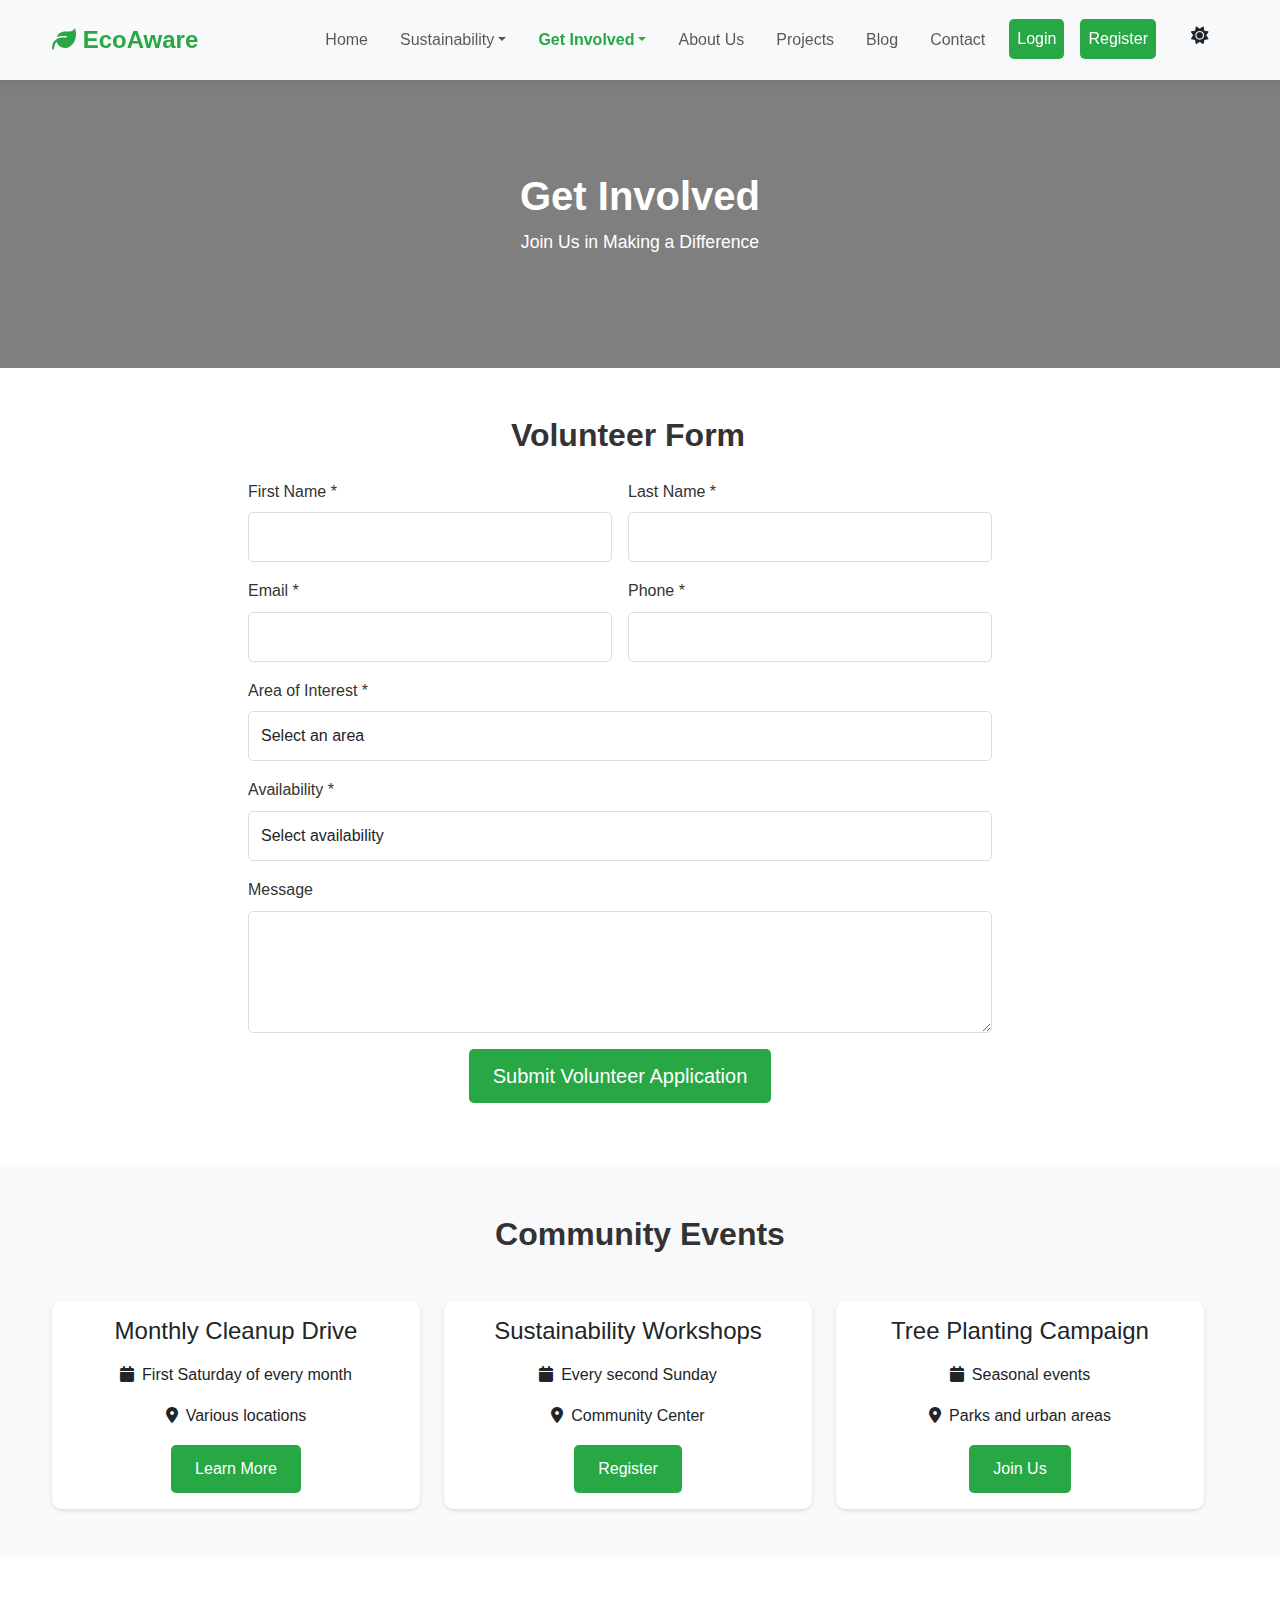
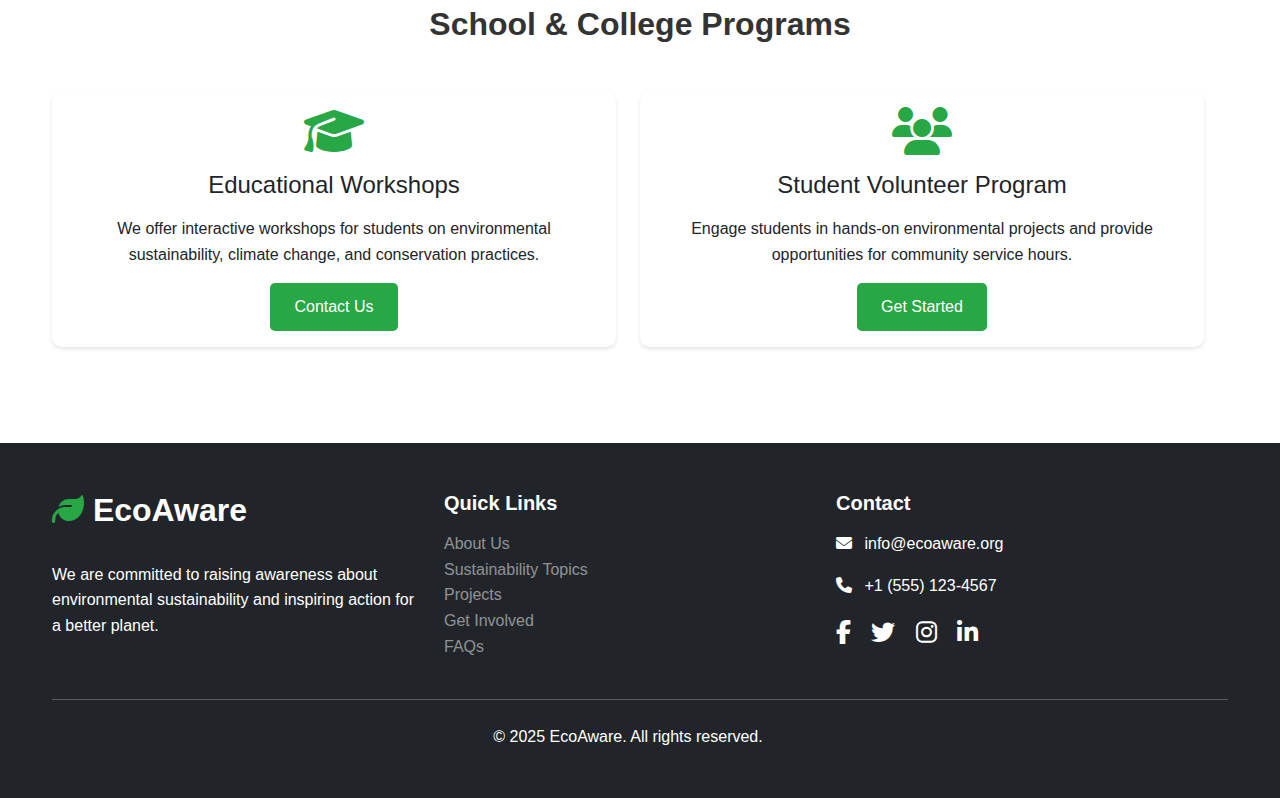
<file: get-involved.html>
<!DOCTYPE html>
<html lang="en">
<head>
    <meta charset="UTF-8">
    <meta name="viewport" content="width=device-width, initial-scale=1.0">
    <title>Get Involved - Environmental Awareness</title>
    <link rel="icon" type="image/svg+xml" href="favicon.svg">
    <link rel="icon" type="image/png" href="favicon.svg">
    <link href="https://cdn.jsdelivr.net/npm/bootstrap@5.3.0/dist/css/bootstrap.min.css" rel="stylesheet">
    <link rel="stylesheet" href="https://cdnjs.cloudflare.com/ajax/libs/font-awesome/6.4.0/css/all.min.css">
    <link rel="stylesheet" href="style.css">
    <link rel="stylesheet" href="responsive.css">
</head>
<body>
    <!-- Navbar -->
    <nav class="navbar navbar-expand-lg navbar-light bg-light fixed-top">
        <div class="container">
            <a class="navbar-brand" href="index.html">
                <i class="fas fa-leaf text-success"></i> EcoAware
            </a>
            <button class="navbar-toggler" type="button" data-bs-toggle="collapse" data-bs-target="#navbarNav">
                <span class="navbar-toggler-icon"></span>
            </button>
            <div class="collapse navbar-collapse" id="navbarNav">
                <ul class="navbar-nav ms-auto">
                    <li class="nav-item"><a class="nav-link" href="index.html">Home</a></li>
                    <li class="nav-item dropdown">
                        <a class="nav-link dropdown-toggle" href="#" role="button" data-bs-toggle="dropdown">Sustainability</a>
                        <ul class="dropdown-menu">
                            <li><a class="dropdown-item" href="sustainability-topics.html">All Topics</a></li>
                            <li><a class="dropdown-item" href="climate-change.html">Climate Change</a></li>
                            <li><a class="dropdown-item" href="renewable-energy.html">Renewable Energy</a></li>
                        </ul>
                    </li>
                    <li class="nav-item dropdown">
                        <a class="nav-link dropdown-toggle active" href="#" role="button" data-bs-toggle="dropdown">Get Involved</a>
                        <ul class="dropdown-menu">
                            <li><a class="dropdown-item active" href="get-involved.html">Volunteer</a></li>
                            <li><a class="dropdown-item" href="support-us.html">Donate</a></li>
                            <li><a class="dropdown-item" href="events.html">Events</a></li>
                        </ul>
                    </li>
                    <li class="nav-item"><a class="nav-link" href="about.html">About Us</a></li>
                    <li class="nav-item"><a class="nav-link" href="projects.html">Projects</a></li>
                    <li class="nav-item"><a class="nav-link" href="blog.html">Blog</a></li>
                    <li class="nav-item"><a class="nav-link" href="contact.html">Contact</a></li>
                    <li class="nav-item"><a class="nav-link btn btn-success ms-2" href="login.html">Login</a></li>
                    <li class="nav-item"><a class="nav-link btn btn-success ms-2" href="register.html">Register</a></li>
                    <li class="nav-item ms-2">
                        <button class="btn btn-outline-secondary nav-link dark-mode-toggle" id="navbarThemeToggle" aria-label="Toggle dark mode">
                            <i class="fas fa-sun" id="themeIcon"></i>
                        </button>
                    </li>
                </ul>
            </div>
        </div>
    </nav>

    <!-- Page Header -->
    <section class="page-header">
        <div class="container text-center">
            <h1 class="fw-bold">Get Involved</h1>
            <p class="lead">Join Us in Making a Difference</p>
        </div>
    </section>

    <!-- Volunteer Form -->
    <section class="py-5">
        <div class="container">
            <div class="row">
                <div class="col-lg-8 mx-auto">
                    <h2 class="fw-bold mb-4 text-center">Volunteer Form</h2>
                    <form id="volunteerForm">
                        <div class="row g-3">
                            <div class="col-md-6">
                                <label for="firstName" class="form-label">First Name *</label>
                                <input type="text" class="form-control" id="firstName" required>
                            </div>
                            <div class="col-md-6">
                                <label for="lastName" class="form-label">Last Name *</label>
                                <input type="text" class="form-control" id="lastName" required>
                            </div>
                            <div class="col-md-6">
                                <label for="email" class="form-label">Email *</label>
                                <input type="email" class="form-control" id="email" required>
                            </div>
                            <div class="col-md-6">
                                <label for="phone" class="form-label">Phone *</label>
                                <input type="tel" class="form-control" id="phone" required>
                            </div>
                            <div class="col-md-12">
                                <label for="interest" class="form-label">Area of Interest *</label>
                                <select class="form-control" id="interest" required>
                                    <option value="">Select an area</option>
                                    <option value="tree-planting">Tree Planting</option>
                                    <option value="cleanup">Beach/Cleanup Drives</option>
                                    <option value="education">Education & Workshops</option>
                                    <option value="renewable-energy">Renewable Energy Projects</option>
                                    <option value="biodiversity">Biodiversity Conservation</option>
                                    <option value="other">Other</option>
                                </select>
                            </div>
                            <div class="col-md-12">
                                <label for="availability" class="form-label">Availability *</label>
                                <select class="form-control" id="availability" required>
                                    <option value="">Select availability</option>
                                    <option value="weekdays">Weekdays</option>
                                    <option value="weekends">Weekends</option>
                                    <option value="both">Both</option>
                                    <option value="flexible">Flexible</option>
                                </select>
                            </div>
                            <div class="col-md-12">
                                <label for="message" class="form-label">Message</label>
                                <textarea class="form-control" id="message" rows="4"></textarea>
                            </div>
                            <div class="col-md-12 text-center">
                                <button type="submit" class="btn btn-success btn-lg">Submit Volunteer Application</button>
                            </div>
                        </div>
                    </form>
                    <div id="formMessage" class="mt-3"></div>
                </div>
            </div>
        </div>
    </section>

    <!-- Community Events -->
    <section class="py-5 bg-light">
        <div class="container">
            <h2 class="fw-bold mb-5 text-center">Community Events</h2>
            <div class="row g-4">
                <div class="col-md-6 col-lg-4">
                    <div class="card h-100 shadow-sm">
                        <div class="card-body text-center">
                            <h3 class="fw-light mb-3">Monthly Cleanup Drive</h3>
                            <p><i class="fas fa-calendar me-2"></i>First Saturday of every month</p>
                            <p><i class="fas fa-map-marker-alt me-2"></i>Various locations</p>
                            <a href="events.html" class="btn btn-success">Learn More</a>
                        </div>
                    </div>
                </div>
                <div class="col-md-6 col-lg-4">
                    <div class="card h-100 shadow-sm">
                        <div class="card-body text-center">
                            <h3 class="fw-light mb-3">Sustainability Workshops</h3>
                            <p><i class="fas fa-calendar me-2"></i>Every second Sunday</p>
                            <p><i class="fas fa-map-marker-alt me-2"></i>Community Center</p>
                            <a href="events.html" class="btn btn-success">Register</a>
                        </div>
                    </div>
                </div>
                <div class="col-md-6 col-lg-4">
                    <div class="card h-100 shadow-sm">
                        <div class="card-body text-center">
                            <h3 class="fw-light mb-3">Tree Planting Campaign</h3>
                            <p><i class="fas fa-calendar me-2"></i>Seasonal events</p>
                            <p><i class="fas fa-map-marker-alt me-2"></i>Parks and urban areas</p>
                            <a href="events.html" class="btn btn-success">Join Us</a>
                        </div>
                    </div>
                </div>
            </div>
        </div>
    </section>

    <!-- School/College Programs -->
    <section class="py-5">
        <div class="container">
            <h2 class="fw-bold mb-5 text-center">School & College Programs</h2>
            <div class="row g-4">
                <div class="col-md-6">
                    <div class="card h-100 shadow-sm">
                        <div class="card-body text-center">
                            <i class="fas fa-graduation-cap fa-3x text-success mb-3"></i>
                            <h3 class="fw-light mb-3">Educational Workshops</h3>
                            <p>We offer interactive workshops for students on environmental sustainability, climate change, and conservation practices.</p>
                            <a href="contact.html" class="btn btn-success">Contact Us</a>
                        </div>
                    </div>
                </div>
                <div class="col-md-6">
                    <div class="card h-100 shadow-sm">
                        <div class="card-body text-center">
                            <i class="fas fa-users fa-3x text-success mb-3"></i>
                            <h3 class="fw-light mb-3">Student Volunteer Program</h3>
                            <p>Engage students in hands-on environmental projects and provide opportunities for community service hours.</p>
                            <a href="contact.html" class="btn btn-success">Get Started</a>
                        </div>
                    </div>
                </div>
            </div>
        </div>
    </section>

    <!-- Footer -->
    <footer class="bg-dark text-white py-5 mt-5">
        <div class="container">
            <div class="row g-4">
                <div class="col-md-4">
                    <a href="index.html" class="text-decoration-none mb-3 d-inline-block">
                        <h2 class="fw-bold text-white mb-3">
                            <i class="fas fa-leaf text-success"></i> EcoAware
                        </h2>
                    </a>
                    <p>We are committed to raising awareness about environmental sustainability and inspiring action for a better planet.</p>
                </div>
                <div class="col-md-4">
                    <h5 class="fw-bold mb-3">Quick Links</h5>
                    <ul class="list-unstyled">
                        <li><a href="about.html" class="text-white-50 text-decoration-none">About Us</a></li>
                        <li><a href="sustainability-topics.html" class="text-white-50 text-decoration-none">Sustainability Topics</a></li>
                        <li><a href="projects.html" class="text-white-50 text-decoration-none">Projects</a></li>
                        <li><a href="get-involved.html" class="text-white-50 text-decoration-none">Get Involved</a></li>
                        <li><a href="faqs.html" class="text-white-50 text-decoration-none">FAQs</a></li>
                    </ul>
                </div>
                <div class="col-md-4">
                    <h5 class="fw-bold mb-3">Contact</h5>
                    <p><i class="fas fa-envelope me-2"></i> info@ecoaware.org</p>
                    <p><i class="fas fa-phone me-2"></i> +1 (555) 123-4567</p>
                    <div class="social-icons mt-3">
                        <a href="#" class="text-white me-3" target="_blank"><i class="fab fa-facebook-f"></i></a>
                        <a href="#" class="text-white me-3" target="_blank"><i class="fab fa-twitter"></i></a>
                        <a href="#" class="text-white me-3" target="_blank"><i class="fab fa-instagram"></i></a>
                        <a href="#" class="text-white" target="_blank"><i class="fab fa-linkedin-in"></i></a>
                    </div>
                </div>
            </div>
            <hr class="my-4">
            <div class="row align-items-center">
                <div class="col-md-12 text-center">
                    <p class="mb-0">&copy; 2025 EcoAware. All rights reserved.</p>
                </div>
            </div>
        </div>
    </footer>

    <script src="https://cdn.jsdelivr.net/npm/bootstrap@5.3.0/dist/js/bootstrap.bundle.min.js"></script>
    <script>
        // Theme Toggle Functionality
        (function() {
            const themeToggle = document.getElementById('navbarThemeToggle');
            const themeIcon = document.getElementById('themeIcon');
            const html = document.documentElement;
            
            // Check for saved theme preference or default to light mode
            const currentTheme = localStorage.getItem('theme') || 'light';
            
            // Function to update icon based on theme
            function updateIcon(theme) {
                if (theme === 'dark') {
                    themeIcon.classList.remove('fa-sun');
                    themeIcon.classList.add('fa-moon');
                } else {
                    themeIcon.classList.remove('fa-moon');
                    themeIcon.classList.add('fa-sun');
                }
            }
            
            // Set initial theme
            if (currentTheme === 'dark') {
                html.setAttribute('data-theme', 'dark');
                updateIcon('dark');
            } else {
                html.setAttribute('data-theme', 'light');
                updateIcon('light');
            }
            
            // Theme toggle event listener
            themeToggle.addEventListener('click', function() {
                const currentTheme = html.getAttribute('data-theme') || 'light';
                if (currentTheme === 'dark') {
                    html.setAttribute('data-theme', 'light');
                    localStorage.setItem('theme', 'light');
                    updateIcon('light');
                } else {
                    html.setAttribute('data-theme', 'dark');
                    localStorage.setItem('theme', 'dark');
                    updateIcon('dark');
                }
            });
        })();
    </script>
    <script>
        document.getElementById('volunteerForm').addEventListener('submit', function(e) {
            e.preventDefault();
            const messageDiv = document.getElementById('formMessage');
            messageDiv.innerHTML = '<div class="alert alert-success">Thank you for your interest! We will contact you soon.</div>';
            this.reset();
        });
    </script>
</body>
</html>
</file>
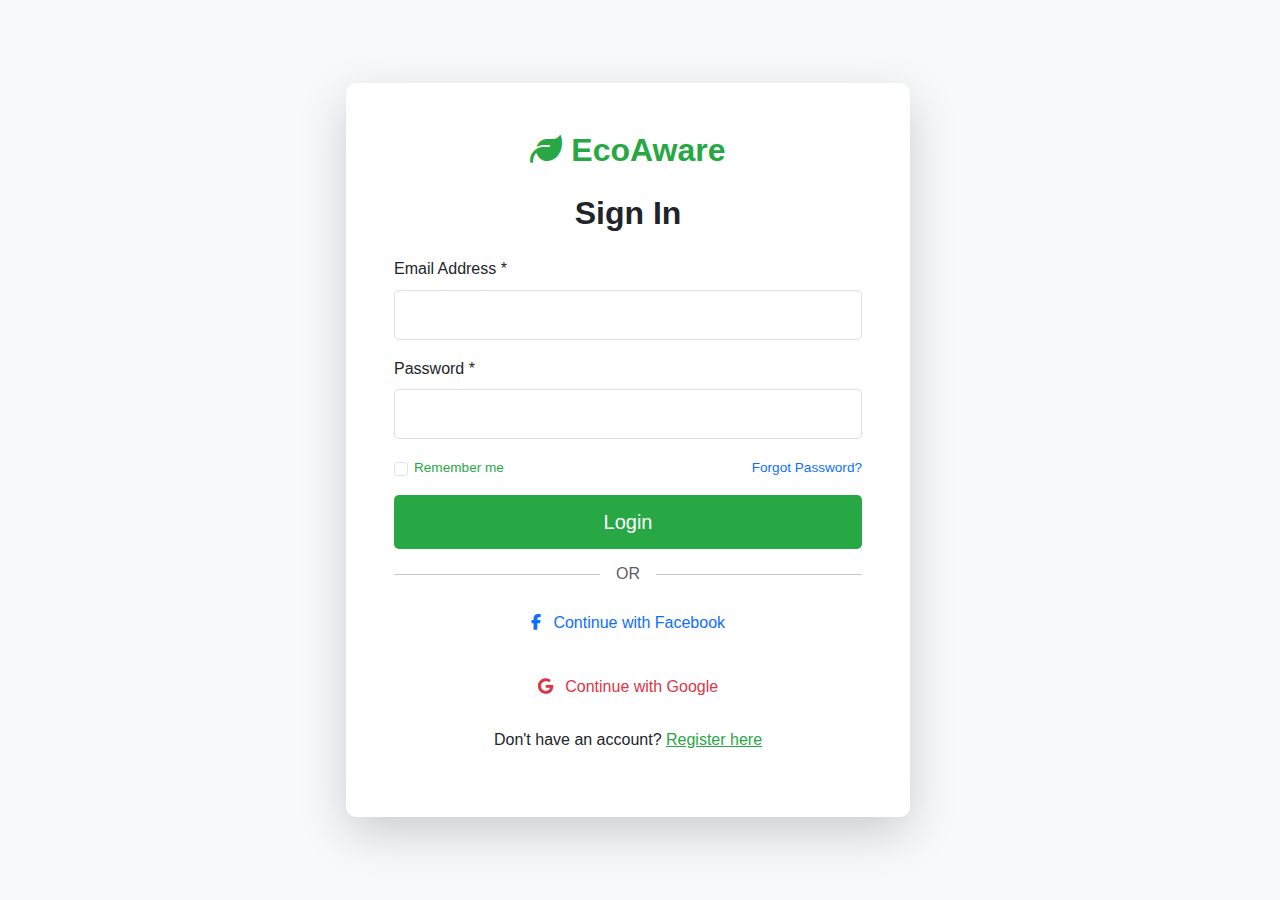
<file: login.html>
<!DOCTYPE html>
<html lang="en">
<head>
    <meta charset="UTF-8">
    <meta name="viewport" content="width=device-width, initial-scale=1.0">
    <title>Login - Environmental Sustainability Awareness</title>
    <link rel="icon" type="image/svg+xml" href="favicon.svg">
    <link rel="icon" type="image/png" href="favicon.svg">
    <link href="https://cdn.jsdelivr.net/npm/bootstrap@5.3.0/dist/css/bootstrap.min.css" rel="stylesheet">
    <link rel="stylesheet" href="https://cdnjs.cloudflare.com/ajax/libs/font-awesome/6.4.0/css/all.min.css">
    <link rel="stylesheet" href="style.css">
    <link rel="stylesheet" href="responsive.css">
    <style>
        body {
            padding-top: 0;
            display: flex;
            align-items: center;
            min-height: 100vh;
            background: #f8f9fa;
        }
        .login-container {
            width: 100%;
            padding: 2rem;
        }
        .login-container .form-label {
            text-align: left;
            display: block;
        }
        .login-container .form-control {
            text-align: left;
        }
        .btn-success {
            color: #ffffff !important;
        }
        .btn-success:hover {
            color: #ffffff !important;
            background-color: #218838 !important;
        }
        .btn-success:focus {
            color: #ffffff !important;
            background-color: #218838 !important;
        }
        .btn-success:active {
            color: #ffffff !important;
            background-color: #1e7e34 !important;
        }
        button.btn-success {
            color: #ffffff !important;
        }
        button.btn-success:hover {
            color: #ffffff !important;
        }
        .social-login .btn {
            transition: all 0.3s;
            white-space: nowrap;
        }
        .login-remember-row {
            column-gap: 0.75rem;
            display: flex;
            flex-direction: row;
            align-items: center;
            justify-content: space-between;
            flex-wrap: nowrap;
            font-size: 0.85rem;
        }
        .login-remember-row .form-check {
            display: flex;
            flex-direction: row;
            align-items: center;
            column-gap: 0.4rem;
            margin-bottom: 0;
        }
        .login-remember-row .form-check-label {
            display: inline-block;
            margin-bottom: 0;
            white-space: nowrap;
        }
        .login-remember-row a {
            white-space: nowrap;
        }
        .social-login .btn-outline-primary {
            color: #0d6efd;
            border-color: #0d6efd;
        }
        .social-login .btn-outline-primary:hover {
            background-color: #0d6efd !important;
            border-color: #0d6efd !important;
            color: #ffffff !important;
            transform: translateY(-2px);
            box-shadow: 0 4px 8px rgba(13, 110, 253, 0.3);
        }
        .social-login .btn-outline-primary:hover i {
            color: #ffffff !important;
        }
        .social-login .btn-outline-danger {
            color: #dc3545;
            border-color: #dc3545;
        }
        .social-login .btn-outline-danger:hover {
            background-color: #dc3545 !important;
            border-color: #dc3545 !important;
            color: #ffffff !important;
            transform: translateY(-2px);
            box-shadow: 0 4px 8px rgba(220, 53, 69, 0.3);
        }
        .social-login .btn-outline-danger:hover i {
            color: #ffffff !important;
        }
        .divider {
            margin: 0.75rem 0;
        }
        .divider hr {
            margin: 0;
        }
        /* Dark mode support (when enabled from other pages) */
        [data-theme="dark"] body {
            background-color: #1a1a1a;
        }
        [data-theme="dark"] .login-container {
            background-color: transparent;
        }
        [data-theme="dark"] .form-control {
            background-color: #2d2d2d;
            border-color: #4a4a4a;
            color: #ffffff;
        }
        [data-theme="dark"] .form-control:focus {
            background-color: #2d2d2d;
            border-color: #28a745;
            color: #ffffff;
        }
        [data-theme="dark"] .form-label {
            color: #ffffff;
        }
        [data-theme="dark"] .text-muted {
            color: #b0b0b0 !important;
        }

        /* Responsive tweaks for better mobile/tablet layout */
        @media (max-width: 1023px) {
            body {
                align-items: flex-start;
            }
            .login-container {
                padding: 2rem 1.5rem;
            }
            .divider {
                margin: 0.5rem 0;
            }
        }

        @media (max-width: 767px) {
            body {
                padding-top: 1.5rem;
            }
            .login-container {
                padding: 1.5rem 1rem;
            }
            .login-container .card {
                max-width: 420px;
                margin: 0 auto;
            }
            .login-container .card-body {
                padding: 2rem 1.5rem;
            }
            .login-container .form-label {
                text-align: left;
                font-size: 0.95rem;
            }
            .login-container .form-control {
                text-align: left;
            }
            h2.fw-bold {
                font-size: 1.6rem;
            }
            .social-login .btn {
                font-size: 0.85rem;
                padding: 0.6rem 0.75rem;
                white-space: nowrap !important;
            }
            .divider {
                margin: 0.35rem 0;
            }
            .divider span {
                font-size: 0.85rem;
            }
            .text-center p {
                font-size: 0.9rem;
                white-space: normal;
                word-wrap: break-word;
                overflow-wrap: break-word;
            }
        }

        /* Extra-small phones: stack "Forgot Password?" under Remember me */
        @media (max-width: 360px) {
            .login-remember-row {
                flex-direction: column !important;
                align-items: flex-start;
                row-gap: 0.25rem;
            }
            .login-remember-row a {
                white-space: normal;
            }
        }
    </style>
</head>
<body>
    <!-- Login Form -->
    <div class="login-container">
        <div class="container">
            <div class="row justify-content-center">
                <div class="col-lg-6 col-md-8">
                    <div class="card shadow-lg">
                        <div class="card-body p-5">
                            <div class="mb-4">
                                <a href="index.html" class="text-decoration-none">
                                    <h2 class="fw-bold text-success mb-0">
                                        <i class="fas fa-leaf"></i> EcoAware
                                    </h2>
                                </a>
                            </div>
                            <h2 class="fw-bold mb-4">Sign In</h2>
                            <form id="loginForm">
                                <div class="mb-3">
                                    <label for="loginEmail" class="form-label">Email Address *</label>
                                    <input type="email" class="form-control" id="loginEmail" required>
                                </div>
                                <div class="mb-3">
                                    <label for="loginPassword" class="form-label">Password *</label>
                                    <input type="password" class="form-control" id="loginPassword" required>
                                </div>
                                <div class="mb-3 d-flex justify-content-between align-items-center login-remember-row">
                                    <div class="form-check mb-0">
                                        <input type="checkbox" class="form-check-input" id="rememberMe">
                                        <label class="form-check-label" for="rememberMe" style="color: #28a745;">
                                            Remember&nbsp;me
                                        </label>
                                    </div>
                                    <a href="#" class="text-decoration-none" style="color: #0d6efd;">Forgot Password?</a>
                                </div>
                                <div>
                                    <button type="submit" class="btn btn-success btn-lg w-100">Login</button>
                                </div>
                                <div class="divider">
                                    <div class="d-flex align-items-center">
                                        <hr class="flex-grow-1">
                                        <span class="px-3 text-muted">OR</span>
                                        <hr class="flex-grow-1">
                                    </div>
                                </div>
                                <div class="social-login">
                                    <button type="button" class="btn btn-outline-primary w-100 mb-3" onclick="handleSocialLogin('facebook')">
                                        <i class="fab fa-facebook-f me-2"></i> Continue with Facebook
                                    </button>
                                    <button type="button" class="btn btn-outline-danger w-100" onclick="handleSocialLogin('google')">
                                        <i class="fab fa-google me-2"></i> Continue with Google
                                    </button>
                                </div>
                                <div class="mt-3 text-center">
                                    <p class="mb-0">Don't have an account? <a href="register.html" class="text-success">Register here</a></p>
                                </div>
                            </form>
                            <div id="loginMessage" class="mt-3"></div>
                        </div>
                    </div>
                </div>
            </div>
        </div>
    </div>

    <script src="https://cdn.jsdelivr.net/npm/bootstrap@5.3.0/dist/js/bootstrap.bundle.min.js"></script>
    <script>
        document.getElementById('loginForm').addEventListener('submit', function(e) {
            e.preventDefault();
            const email = document.getElementById('loginEmail').value;
            const password = document.getElementById('loginPassword').value;
            const messageDiv = document.getElementById('loginMessage');
            
            if (!email || !password) {
                messageDiv.innerHTML = '<div class="alert alert-danger">Please fill in all required fields!</div>';
                return;
            }
            
            // Simulate login (in real application, this would connect to a backend)
            messageDiv.innerHTML = '<div class="alert alert-success">Login successful! Welcome back to EcoAware.</div>';
            // In a real application, you would redirect to dashboard here
            // window.location.href = 'dashboard.html';
        });

        function handleSocialLogin(provider) {
            const messageDiv = document.getElementById('loginMessage');
            if (provider === 'facebook') {
                messageDiv.innerHTML = '<div class="alert alert-info">Redirecting to Facebook login...</div>';
                // In a real application, you would integrate with Facebook OAuth here
                // window.location.href = 'your-facebook-oauth-url';
            } else if (provider === 'google') {
                messageDiv.innerHTML = '<div class="alert alert-info">Redirecting to Google login...</div>';
                // In a real application, you would integrate with Google OAuth here
                // window.location.href = 'your-google-oauth-url';
            }
        }
    </script>
</body>
</html>
</file>
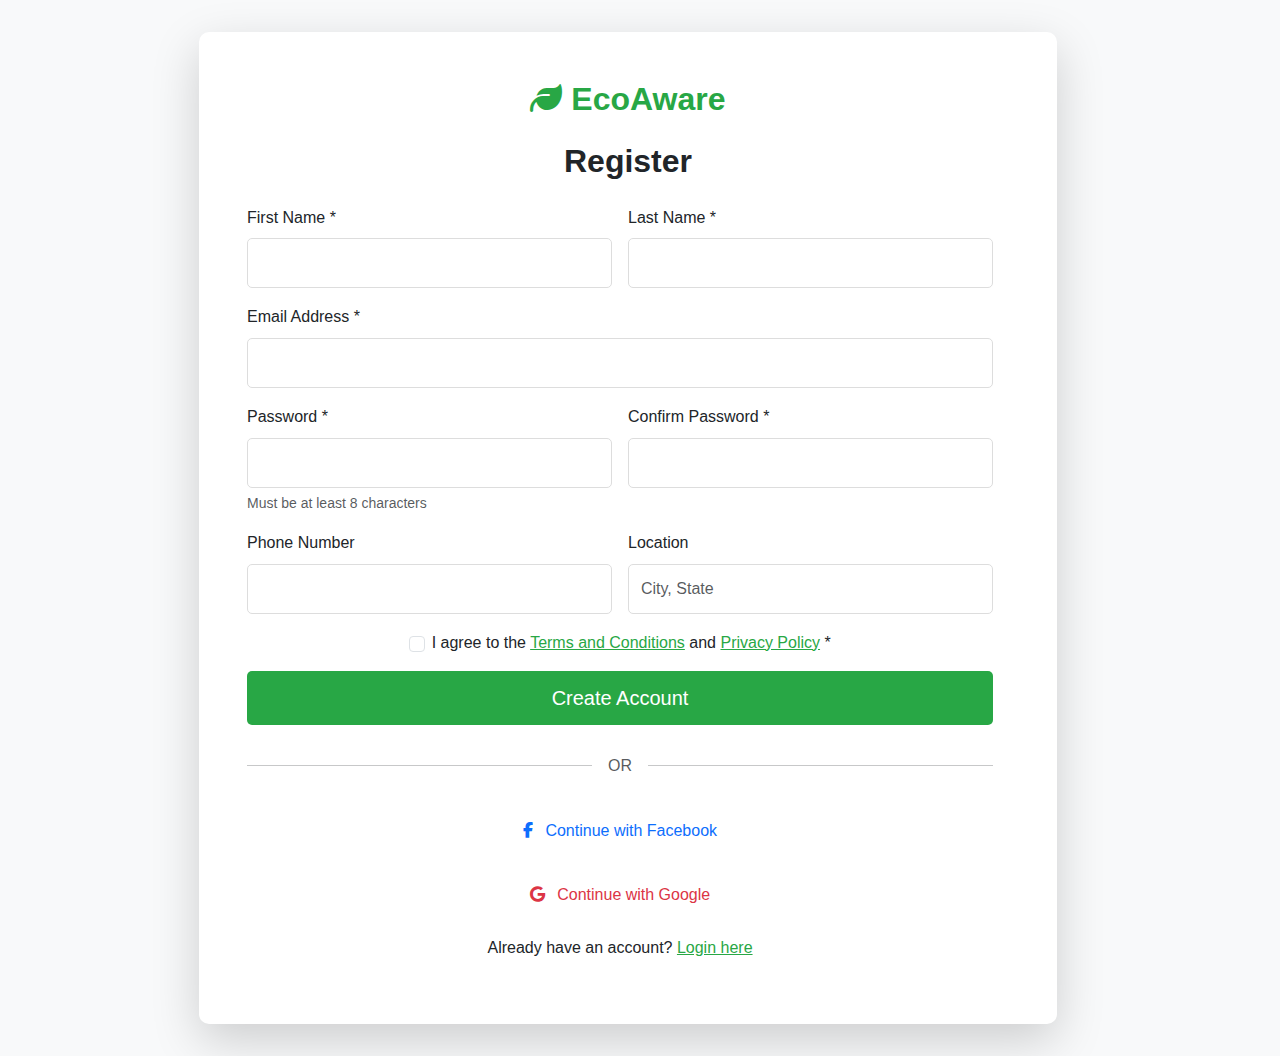
<file: register.html>
<!DOCTYPE html>
<html lang="en">
<head>
    <meta charset="UTF-8">
    <meta name="viewport" content="width=device-width, initial-scale=1.0">
    <title>Register - Environmental Sustainability Awareness</title>
    <link rel="icon" type="image/svg+xml" href="favicon.svg">
    <link rel="icon" type="image/png" href="favicon.svg">
    <link href="https://cdn.jsdelivr.net/npm/bootstrap@5.3.0/dist/css/bootstrap.min.css" rel="stylesheet">
    <link rel="stylesheet" href="https://cdnjs.cloudflare.com/ajax/libs/font-awesome/6.4.0/css/all.min.css">
    <link rel="stylesheet" href="style.css">
    <link rel="stylesheet" href="responsive.css">
    <style>
        body {
            padding-top: 0;
            display: flex;
            align-items: center;
            justify-content: center;
            min-height: 100vh;
            background: #f8f9fa;
        }
        .register-container {
            width: 100%;
            padding: 2rem;
            display: flex;
            align-items: center;
            justify-content: center;
        }
        .card {
            margin: 0 auto;
        }
        .form-label {
            text-align: left;
            display: block;
        }
        .form-control {
            text-align: left;
        }
        .form-check {
            justify-content: center;
        }
        .btn-success {
            color: #ffffff !important;
        }
        .btn-success:hover {
            color: #ffffff !important;
            background-color: #218838 !important;
        }
        .btn-success:focus {
            color: #ffffff !important;
            background-color: #218838 !important;
        }
        .btn-success:active {
            color: #ffffff !important;
            background-color: #1e7e34 !important;
        }
        .btn-success:visited {
            color: #ffffff !important;
        }
        button.btn-success {
            color: #ffffff !important;
        }
        button.btn-success:hover {
            color: #ffffff !important;
        }
        .social-login .btn {
            transition: all 0.3s;
        }
        .terms-row {
            column-gap: 0.75rem;
        }
        .terms-row.form-check {
            display: flex;
            flex-direction: row;
            align-items: center;
            column-gap: 0.4rem;
            margin-bottom: 0;
        }
        .social-login .btn-outline-primary {
            color: #0d6efd;
            border-color: #0d6efd;
        }
        .social-login .btn-outline-primary:hover {
            background-color: #0d6efd !important;
            border-color: #0d6efd !important;
            color: #ffffff !important;
            transform: translateY(-2px);
            box-shadow: 0 4px 8px rgba(13, 110, 253, 0.3);
        }
        .social-login .btn-outline-primary:hover i {
            color: #ffffff !important;
        }
        .social-login .btn-outline-danger {
            color: #dc3545;
            border-color: #dc3545;
        }
        .social-login .btn-outline-danger:hover {
            background-color: #dc3545 !important;
            border-color: #dc3545 !important;
            color: #ffffff !important;
            transform: translateY(-2px);
            box-shadow: 0 4px 8px rgba(220, 53, 69, 0.3);
        }
        .social-login .btn-outline-danger:hover i {
            color: #ffffff !important;
        }
        .divider {
            margin: 0.75rem 0;
        }
        .divider hr {
            margin: 0;
        }
        /* Dark mode support (when enabled from other pages) */
        [data-theme="dark"] body {
            background-color: #1a1a1a;
        }
        [data-theme="dark"] .register-container {
            background-color: transparent;
        }
        [data-theme="dark"] .form-control {
            background-color: #2d2d2d;
            border-color: #4a4a4a;
            color: #ffffff;
        }
        [data-theme="dark"] .form-control:focus {
            background-color: #2d2d2d;
            border-color: #28a745;
            color: #ffffff;
        }
        [data-theme="dark"] .form-label {
            color: #ffffff;
        }
        [data-theme="dark"] .text-muted {
            color: #b0b0b0 !important;
        }
        [data-theme="dark"] .form-text {
            color: #b0b0b0 !important;
        }

        /* Responsive tweaks for better mobile/tablet layout */
        @media (max-width: 1023px) {
            body {
                align-items: flex-start;
            }
            .register-container {
                padding: 2rem 1.5rem;
            }
            .register-container .card {
                max-width: 560px;
            }
            .divider {
                margin: 0.5rem 0;
            }
        }

        @media (max-width: 767px) {
            body {
                padding-top: 1.5rem;
            }
            .register-container {
                padding: 1.5rem 1rem;
            }
            .register-container .card {
                max-width: 520px;
                margin: 0 auto;
            }
            .register-container .card-body {
                padding: 2rem 1.5rem;
            }
            .register-container .form-label,
            .register-container .form-control,
            .register-container .form-text {
                text-align: left;
                font-size: 0.95rem;
            }
            .register-container .form-control {
                padding: 0.6rem 0.75rem;
            }
            .register-container .form-check-label {
                text-align: left;
                font-size: 0.85rem;
            }
            .social-login .btn {
                font-size: 0.85rem;
                padding: 0.6rem 0.75rem;
                white-space: nowrap !important;
            }
            .divider {
                margin: 0.35rem 0;
            }
            .divider span {
                font-size: 0.85rem;
            }
            .text-center p {
                font-size: 0.9rem;
                white-space: normal;
                word-wrap: break-word;
                overflow-wrap: break-word;
            }
        }
    </style>
</head>
<body>
    <!-- Registration Form -->
    <div class="register-container">
        <div class="container">
            <div class="row justify-content-center">
                <div class="col-lg-9 col-md-11">
                    <div class="card shadow-lg">
                        <div class="card-body p-5">
                            <div class="mb-4">
                                <a href="index.html" class="text-decoration-none">
                                    <h2 class="fw-bold text-success mb-0">
                                        <i class="fas fa-leaf"></i> EcoAware
                                    </h2>
                                </a>
                            </div>
                            <h2 class="fw-bold mb-4">Register</h2>
                            <form id="registerForm">
                                <div class="row g-3">
                                    <div class="col-md-6">
                                        <label for="regFirstName" class="form-label d-block">First Name *</label>
                                        <input type="text" class="form-control" id="regFirstName" required>
                                    </div>
                                    <div class="col-md-6">
                                        <label for="regLastName" class="form-label d-block">Last Name *</label>
                                        <input type="text" class="form-control" id="regLastName" required>
                                    </div>
                                    <div class="col-md-12">
                                        <label for="regEmail" class="form-label d-block">Email Address *</label>
                                        <input type="email" class="form-control" id="regEmail" required>
                                    </div>
                                    <div class="col-md-6">
                                        <label for="regPassword" class="form-label d-block">Password *</label>
                                        <input type="password" class="form-control" id="regPassword" required>
                                        <small class="form-text text-muted d-block">Must be at least 8 characters</small>
                                    </div>
                                    <div class="col-md-6">
                                        <label for="regConfirmPassword" class="form-label d-block">Confirm Password *</label>
                                        <input type="password" class="form-control" id="regConfirmPassword" required>
                                    </div>
                                    <div class="col-md-6">
                                        <label for="regPhone" class="form-label d-block">Phone Number</label>
                                        <input type="tel" class="form-control" id="regPhone">
                                    </div>
                                    <div class="col-md-6">
                                        <label for="regLocation" class="form-label d-block">Location</label>
                                        <input type="text" class="form-control" id="regLocation" placeholder="City, State">
                                    </div>
                                    <div class="col-md-12">
                                        <div class="form-check d-flex justify-content-center terms-row">
                                            <input class="form-check-input" type="checkbox" id="regTerms" required>
                                            <label class="form-check-label" for="regTerms">
                                                I agree to the <a href="#" class="text-success">Terms and Conditions</a> and <a href="#" class="text-success">Privacy Policy</a> *
                                            </label>
                                        </div>
                                    </div>
                                    <div class="col-md-12">
                                        <button type="submit" class="btn btn-success btn-lg w-100">Create Account</button>
                                    </div>
                                    <div class="col-md-12">
                                        <div class="divider">
                                            <div class="d-flex align-items-center">
                                                <hr class="flex-grow-1">
                                                <span class="px-3 text-muted">OR</span>
                                                <hr class="flex-grow-1">
                                            </div>
                                        </div>
                                    </div>
                                    <div class="col-md-12">
                                        <div class="social-login">
                                            <button type="button" class="btn btn-outline-primary w-100 mb-3" onclick="handleSocialLogin('facebook')">
                                                <i class="fab fa-facebook-f me-2"></i> Continue with Facebook
                                            </button>
                                            <button type="button" class="btn btn-outline-danger w-100" onclick="handleSocialLogin('google')">
                                                <i class="fab fa-google me-2"></i> Continue with Google
                                            </button>
                                        </div>
                                    </div>
                                    <div class="col-md-12 text-center">
                                        <p class="mb-0">Already have an account? <a href="login.html" class="text-success">Login here</a></p>
                                    </div>
                                </div>
                            </form>
                            <div id="registerMessage" class="mt-3"></div>
                        </div>
                    </div>
                </div>
            </div>
        </div>
    </div>

    <script src="https://cdn.jsdelivr.net/npm/bootstrap@5.3.0/dist/js/bootstrap.bundle.min.js"></script>
    <script>
        document.getElementById('registerForm').addEventListener('submit', function(e) {
            e.preventDefault();
            const password = document.getElementById('regPassword').value;
            const confirmPassword = document.getElementById('regConfirmPassword').value;
            const messageDiv = document.getElementById('registerMessage');
            
            if (password !== confirmPassword) {
                messageDiv.innerHTML = '<div class="alert alert-danger">Passwords do not match!</div>';
                return;
            }
            
            if (password.length < 8) {
                messageDiv.innerHTML = '<div class="alert alert-danger">Password must be at least 8 characters long!</div>';
                return;
            }
            
            messageDiv.innerHTML = '<div class="alert alert-success">Registration successful! Welcome to EcoAware. You can now <a href="login.html" class="alert-link">login</a>.</div>';
            this.reset();
        });

        function handleSocialLogin(provider) {
            const messageDiv = document.getElementById('registerMessage');
            if (provider === 'facebook') {
                messageDiv.innerHTML = '<div class="alert alert-info">Redirecting to Facebook registration...</div>';
                // In a real application, you would integrate with Facebook OAuth here
                // window.location.href = 'your-facebook-oauth-url';
            } else if (provider === 'google') {
                messageDiv.innerHTML = '<div class="alert alert-info">Redirecting to Google registration...</div>';
                // In a real application, you would integrate with Google OAuth here
                // window.location.href = 'your-google-oauth-url';
            }
        }
    </script>
</body>
</html>
</file>
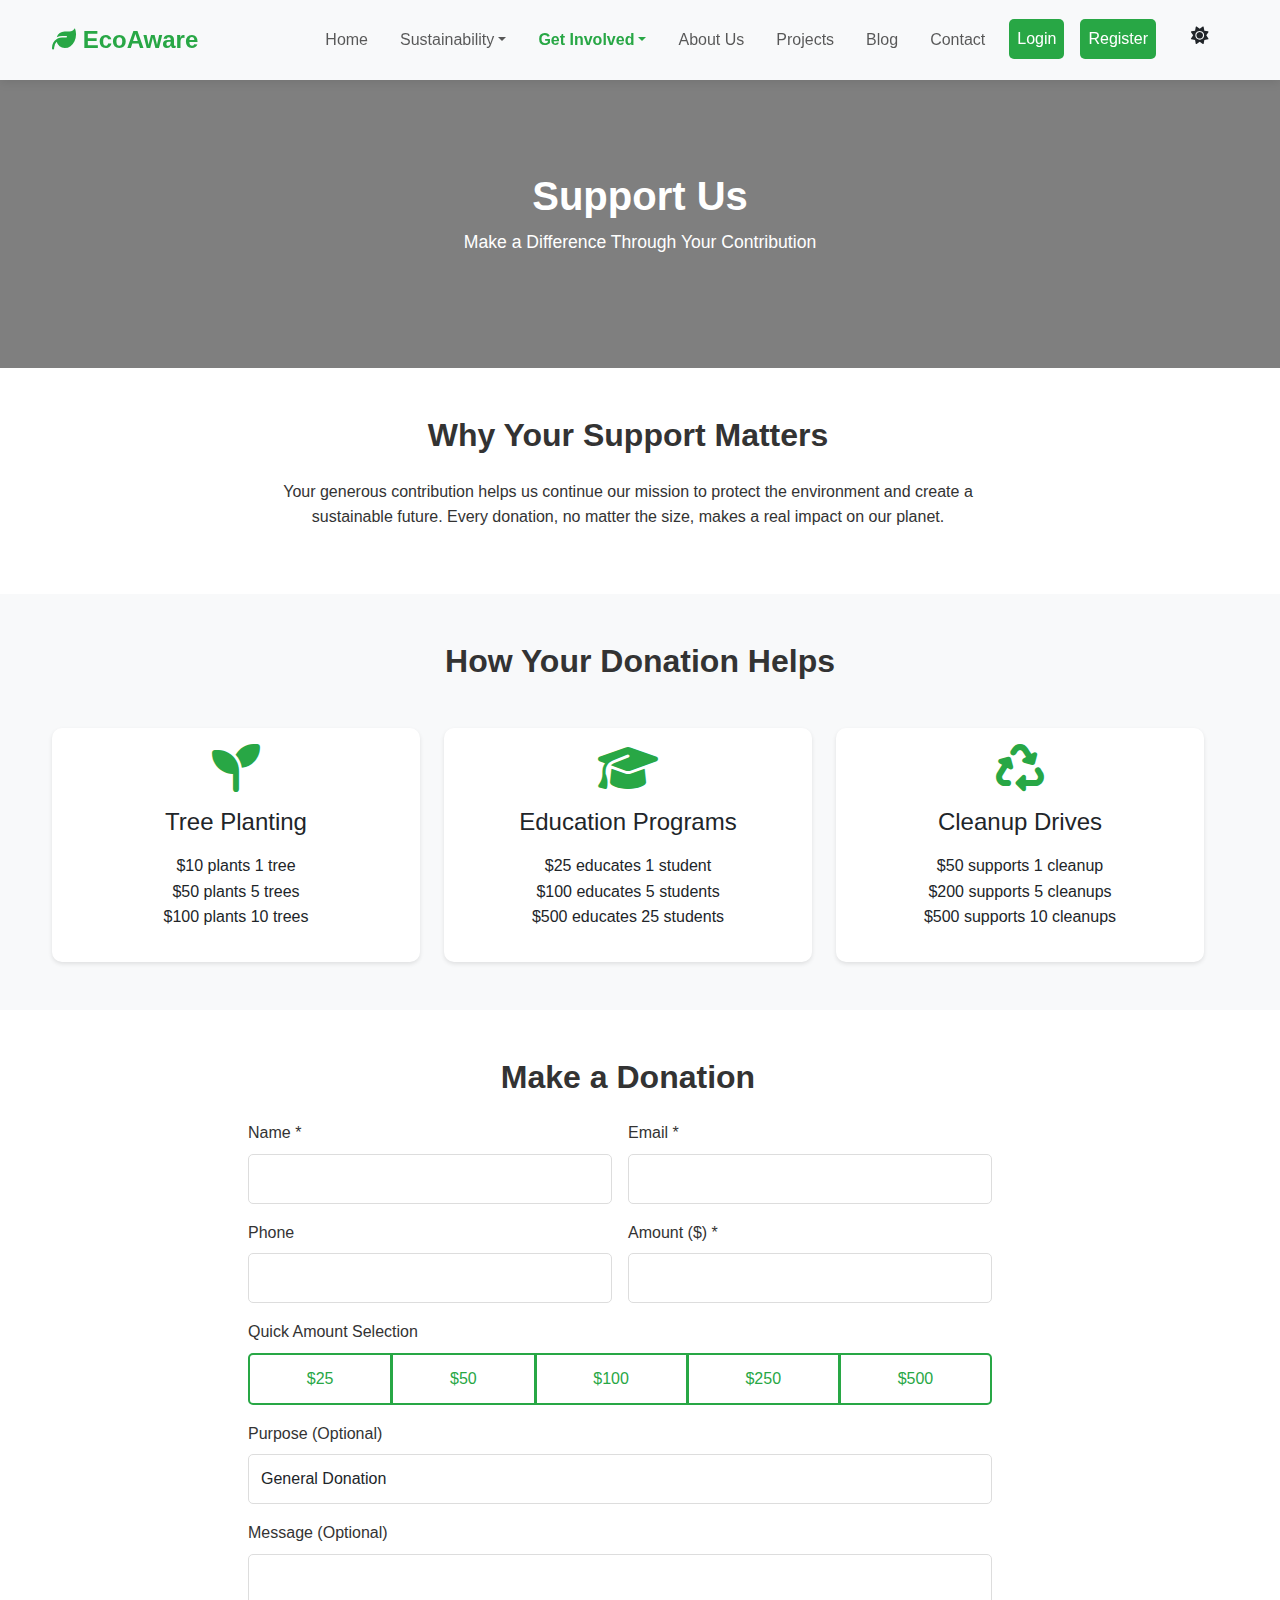
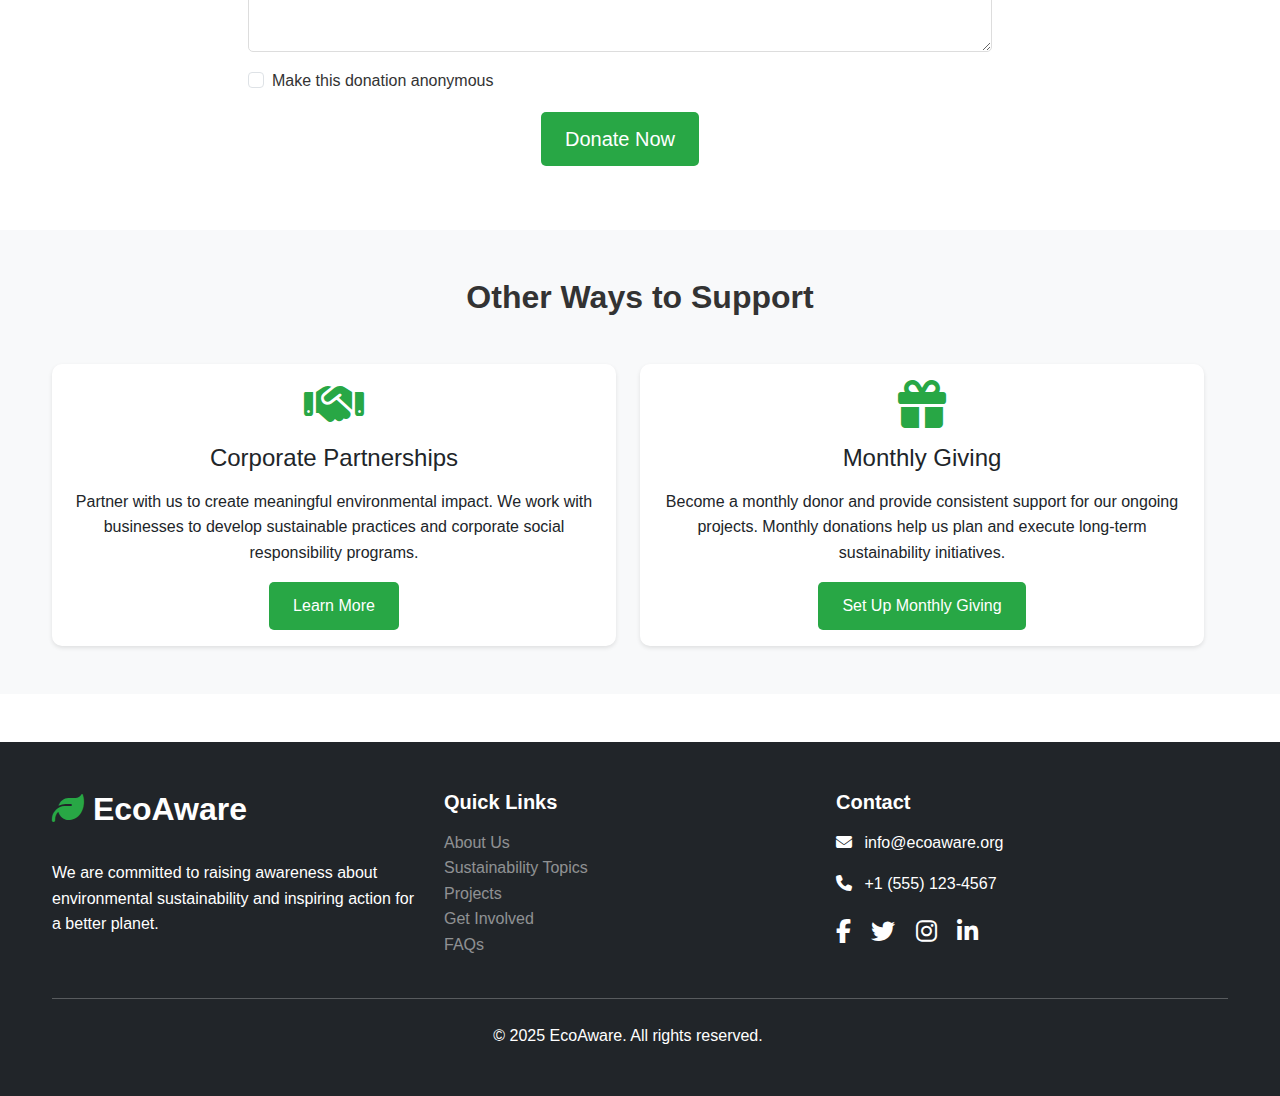
<file: support-us.html>
<!DOCTYPE html>
<html lang="en">
<head>
    <meta charset="UTF-8">
    <meta name="viewport" content="width=device-width, initial-scale=1.0">
    <title>Support Us - Environmental Sustainability Awareness</title>
    <link rel="icon" type="image/svg+xml" href="favicon.svg">
    <link rel="icon" type="image/png" href="favicon.svg">
    <link href="https://cdn.jsdelivr.net/npm/bootstrap@5.3.0/dist/css/bootstrap.min.css" rel="stylesheet">
    <link rel="stylesheet" href="https://cdnjs.cloudflare.com/ajax/libs/font-awesome/6.4.0/css/all.min.css">
    <link rel="stylesheet" href="style.css">
    <link rel="stylesheet" href="responsive.css">
</head>
<body>
    <!-- Navbar -->
    <nav class="navbar navbar-expand-lg navbar-light bg-light fixed-top">
        <div class="container">
            <a class="navbar-brand" href="index.html">
                <i class="fas fa-leaf text-success"></i> EcoAware
            </a>
            <button class="navbar-toggler" type="button" data-bs-toggle="collapse" data-bs-target="#navbarNav">
                <span class="navbar-toggler-icon"></span>
            </button>
            <div class="collapse navbar-collapse" id="navbarNav">
                <ul class="navbar-nav ms-auto">
                    <li class="nav-item"><a class="nav-link" href="index.html">Home</a></li>
                    <li class="nav-item dropdown">
                        <a class="nav-link dropdown-toggle" href="#" role="button" data-bs-toggle="dropdown">Sustainability</a>
                        <ul class="dropdown-menu">
                            <li><a class="dropdown-item" href="sustainability-topics.html">All Topics</a></li>
                            <li><a class="dropdown-item" href="climate-change.html">Climate Change</a></li>
                            <li><a class="dropdown-item" href="renewable-energy.html">Renewable Energy</a></li>
                        </ul>
                    </li>
                    <li class="nav-item dropdown">
                        <a class="nav-link dropdown-toggle active" href="#" role="button" data-bs-toggle="dropdown">Get Involved</a>
                        <ul class="dropdown-menu">
                            <li><a class="dropdown-item" href="get-involved.html">Volunteer</a></li>
                            <li><a class="dropdown-item active" href="support-us.html">Donate</a></li>
                            <li><a class="dropdown-item" href="events.html">Events</a></li>
                        </ul>
                    </li>
                    <li class="nav-item"><a class="nav-link" href="about.html">About Us</a></li>
                    <li class="nav-item"><a class="nav-link" href="projects.html">Projects</a></li>
                    <li class="nav-item"><a class="nav-link" href="blog.html">Blog</a></li>
                    <li class="nav-item"><a class="nav-link" href="contact.html">Contact</a></li>
                    <li class="nav-item"><a class="nav-link btn btn-success ms-2" href="login.html">Login</a></li>
                    <li class="nav-item"><a class="nav-link btn btn-success ms-2" href="register.html">Register</a></li>
                    <li class="nav-item ms-2">
                        <button class="btn btn-outline-secondary nav-link dark-mode-toggle" id="navbarThemeToggle" aria-label="Toggle dark mode">
                            <i class="fas fa-sun" id="themeIcon"></i>
                        </button>
                    </li>
                </ul>
            </div>
        </div>
    </nav>

    <!-- Page Header -->
    <section class="page-header">
        <div class="container text-center">
            <h1 class="fw-bold">Support Us</h1>
            <p class="lead">Make a Difference Through Your Contribution</p>
        </div>
    </section>

    <!-- Why Donate -->
    <section class="py-5">
        <div class="container">
            <div class="row">
                <div class="col-lg-8 mx-auto text-center">
                    <h2 class="fw-bold mb-4">Why Your Support Matters</h2>
                    <p class="lead">Your generous contribution helps us continue our mission to protect the environment and create a sustainable future. Every donation, no matter the size, makes a real impact on our planet.</p>
                </div>
            </div>
        </div>
    </section>

    <!-- Impact of Donations -->
    <section class="py-5 bg-light">
        <div class="container">
            <h2 class="fw-bold mb-5 text-center">How Your Donation Helps</h2>
            <div class="row g-4">
                <div class="col-md-4">
                    <div class="card h-100 shadow-sm text-center">
                        <div class="card-body">
                            <i class="fas fa-seedling fa-3x text-success mb-3"></i>
                            <h3 class="fw-light mb-3">Tree Planting</h3>
                            <p>$10 plants 1 tree<br>$50 plants 5 trees<br>$100 plants 10 trees</p>
                        </div>
                    </div>
                </div>
                <div class="col-md-4">
                    <div class="card h-100 shadow-sm text-center">
                        <div class="card-body">
                            <i class="fas fa-graduation-cap fa-3x text-success mb-3"></i>
                            <h3 class="fw-light mb-3">Education Programs</h3>
                            <p>$25 educates 1 student<br>$100 educates 5 students<br>$500 educates 25 students</p>
                        </div>
                    </div>
                </div>
                <div class="col-md-4">
                    <div class="card h-100 shadow-sm text-center">
                        <div class="card-body">
                            <i class="fas fa-recycle fa-3x text-success mb-3"></i>
                            <h3 class="fw-light mb-3">Cleanup Drives</h3>
                            <p>$50 supports 1 cleanup<br>$200 supports 5 cleanups<br>$500 supports 10 cleanups</p>
                        </div>
                    </div>
                </div>
            </div>
        </div>
    </section>

    <!-- Donation Form -->
    <section class="py-5">
        <div class="container">
            <div class="row">
                <div class="col-lg-8 mx-auto">
                    <h2 class="fw-bold mb-4 text-center">Make a Donation</h2>
                    <form id="donationForm">
                        <div class="row g-3">
                            <div class="col-md-6">
                                <label for="donorName" class="form-label">Name *</label>
                                <input type="text" class="form-control" id="donorName" required>
                            </div>
                            <div class="col-md-6">
                                <label for="donorEmail" class="form-label">Email *</label>
                                <input type="email" class="form-control" id="donorEmail" required>
                            </div>
                            <div class="col-md-6">
                                <label for="donorPhone" class="form-label">Phone</label>
                                <input type="tel" class="form-control" id="donorPhone">
                            </div>
                            <div class="col-md-6">
                                <label for="donationAmount" class="form-label">Amount ($) *</label>
                                <input type="number" class="form-control" id="donationAmount" min="1" step="1" required>
                            </div>
                            <div class="col-md-12">
                                <label class="form-label">Quick Amount Selection</label>
                                <div class="btn-group w-100" role="group">
                                    <input type="radio" class="btn-check" name="quickAmount" id="amount25" value="25">
                                    <label class="btn btn-outline-success" for="amount25">$25</label>
                                    <input type="radio" class="btn-check" name="quickAmount" id="amount50" value="50">
                                    <label class="btn btn-outline-success" for="amount50">$50</label>
                                    <input type="radio" class="btn-check" name="quickAmount" id="amount100" value="100">
                                    <label class="btn btn-outline-success" for="amount100">$100</label>
                                    <input type="radio" class="btn-check" name="quickAmount" id="amount250" value="250">
                                    <label class="btn btn-outline-success" for="amount250">$250</label>
                                    <input type="radio" class="btn-check" name="quickAmount" id="amount500" value="500">
                                    <label class="btn btn-outline-success" for="amount500">$500</label>
                                </div>
                            </div>
                            <div class="col-md-12">
                                <label for="donationPurpose" class="form-label">Purpose (Optional)</label>
                                <select class="form-control" id="donationPurpose">
                                    <option value="">General Donation</option>
                                    <option value="tree-planting">Tree Planting</option>
                                    <option value="education">Education Programs</option>
                                    <option value="cleanup">Cleanup Drives</option>
                                    <option value="renewable-energy">Renewable Energy Projects</option>
                                    <option value="biodiversity">Biodiversity Conservation</option>
                                </select>
                            </div>
                            <div class="col-md-12">
                                <label for="donationMessage" class="form-label">Message (Optional)</label>
                                <textarea class="form-control" id="donationMessage" rows="3"></textarea>
                            </div>
                            <div class="col-md-12">
                                <div class="form-check">
                                    <input class="form-check-input" type="checkbox" id="anonymousDonation">
                                    <label class="form-check-label" for="anonymousDonation">
                                        Make this donation anonymous
                                    </label>
                                </div>
                            </div>
                            <div class="col-md-12 text-center">
                                <button type="submit" class="btn btn-success btn-lg">Donate Now</button>
                            </div>
                        </div>
                    </form>
                    <div id="donationMessage" class="mt-3"></div>
                </div>
            </div>
        </div>
    </section>

    <!-- Other Ways to Support -->
    <section class="py-5 bg-light">
        <div class="container">
            <h2 class="fw-bold mb-5 text-center">Other Ways to Support</h2>
            <div class="row g-4">
                <div class="col-md-6">
                    <div class="card h-100 shadow-sm">
                        <div class="card-body text-center">
                            <i class="fas fa-handshake fa-3x text-success mb-3"></i>
                            <h3 class="fw-light mb-3">Corporate Partnerships</h3>
                            <p>Partner with us to create meaningful environmental impact. We work with businesses to develop sustainable practices and corporate social responsibility programs.</p>
                            <a href="contact.html" class="btn btn-success">Learn More</a>
                        </div>
                    </div>
                </div>
                <div class="col-md-6">
                    <div class="card h-100 shadow-sm">
                        <div class="card-body text-center">
                            <i class="fas fa-gift fa-3x text-success mb-3"></i>
                            <h3 class="fw-light mb-3">Monthly Giving</h3>
                            <p>Become a monthly donor and provide consistent support for our ongoing projects. Monthly donations help us plan and execute long-term sustainability initiatives.</p>
                            <a href="contact.html" class="btn btn-success">Set Up Monthly Giving</a>
                        </div>
                    </div>
                </div>
            </div>
        </div>
    </section>

    <!-- Footer -->
    <footer class="bg-dark text-white py-5 mt-5">
        <div class="container">
            <div class="row g-4">
                <div class="col-md-4">
                    <a href="index.html" class="text-decoration-none mb-3 d-inline-block">
                        <h2 class="fw-bold text-white mb-3">
                            <i class="fas fa-leaf text-success"></i> EcoAware
                        </h2>
                    </a>
                    <p>We are committed to raising awareness about environmental sustainability and inspiring action for a better planet.</p>
                </div>
                <div class="col-md-4">
                    <h5 class="fw-bold mb-3">Quick Links</h5>
                    <ul class="list-unstyled">
                        <li><a href="about.html" class="text-white-50 text-decoration-none">About Us</a></li>
                        <li><a href="sustainability-topics.html" class="text-white-50 text-decoration-none">Sustainability Topics</a></li>
                        <li><a href="projects.html" class="text-white-50 text-decoration-none">Projects</a></li>
                        <li><a href="get-involved.html" class="text-white-50 text-decoration-none">Get Involved</a></li>
                        <li><a href="faqs.html" class="text-white-50 text-decoration-none">FAQs</a></li>
                    </ul>
                </div>
                <div class="col-md-4">
                    <h5 class="fw-bold mb-3">Contact</h5>
                    <p><i class="fas fa-envelope me-2"></i> info@ecoaware.org</p>
                    <p><i class="fas fa-phone me-2"></i> +1 (555) 123-4567</p>
                    <div class="social-icons mt-3">
                        <a href="#" class="text-white me-3" target="_blank"><i class="fab fa-facebook-f"></i></a>
                        <a href="#" class="text-white me-3" target="_blank"><i class="fab fa-twitter"></i></a>
                        <a href="#" class="text-white me-3" target="_blank"><i class="fab fa-instagram"></i></a>
                        <a href="#" class="text-white" target="_blank"><i class="fab fa-linkedin-in"></i></a>
                    </div>
                </div>
            </div>
            <hr class="my-4">
            <div class="row align-items-center">
                <div class="col-md-12 text-center">
                    <p class="mb-0">&copy; 2025 EcoAware. All rights reserved.</p>
                </div>
            </div>
        </div>
    </footer>

    <script src="https://cdn.jsdelivr.net/npm/bootstrap@5.3.0/dist/js/bootstrap.bundle.min.js"></script>
    <script>
        // Theme Toggle Functionality
        (function() {
            const themeToggle = document.getElementById('navbarThemeToggle');
            const themeIcon = document.getElementById('themeIcon');
            const html = document.documentElement;
            
            // Check for saved theme preference or default to light mode
            const currentTheme = localStorage.getItem('theme') || 'light';
            
            // Function to update icon based on theme
            function updateIcon(theme) {
                if (theme === 'dark') {
                    themeIcon.classList.remove('fa-sun');
                    themeIcon.classList.add('fa-moon');
                } else {
                    themeIcon.classList.remove('fa-moon');
                    themeIcon.classList.add('fa-sun');
                }
            }
            
            // Set initial theme
            if (currentTheme === 'dark') {
                html.setAttribute('data-theme', 'dark');
                updateIcon('dark');
            } else {
                html.setAttribute('data-theme', 'light');
                updateIcon('light');
            }
            
            // Theme toggle event listener
            themeToggle.addEventListener('click', function() {
                const currentTheme = html.getAttribute('data-theme') || 'light';
                if (currentTheme === 'dark') {
                    html.setAttribute('data-theme', 'light');
                    localStorage.setItem('theme', 'light');
                    updateIcon('light');
                } else {
                    html.setAttribute('data-theme', 'dark');
                    localStorage.setItem('theme', 'dark');
                    updateIcon('dark');
                }
            });
        })();
    </script>
    <script>
        document.getElementById('donationForm').addEventListener('submit', function(e) {
            e.preventDefault();
            const messageDiv = document.getElementById('donationMessage');
            messageDiv.innerHTML = '<div class="alert alert-success">Thank you for your generous donation! Your contribution makes a real difference.</div>';
            this.reset();
        });

        // Quick amount selection
        document.querySelectorAll('input[name="quickAmount"]').forEach(radio => {
            radio.addEventListener('change', function() {
                document.getElementById('donationAmount').value = this.value;
            });
        });
    </script>
</body>
</html>
</file>
<file: style.css>
/* Global Styles */
* {
    margin: 0;
    padding: 0;
    box-sizing: border-box;
}

/* Scrollbar Styles */
html {
    overflow-y: scroll;
    scrollbar-width: thin;
    scrollbar-color: #888 #f1f1f1;
}

/* Custom Scrollbar Styling for Webkit browsers (Chrome, Safari, Opera) */
html::-webkit-scrollbar {
    width: 12px;
}

html::-webkit-scrollbar-track {
    background: #f1f1f1;
}

html::-webkit-scrollbar-thumb {
    background: #888;
    border-radius: 6px;
}

html::-webkit-scrollbar-thumb:hover {
    background: #555;
}

body {
    font-family: 'Segoe UI', Tahoma, Geneva, Verdana, sans-serif;
    line-height: 1.6;
    color: #333;
    padding-top: 76px;
    overflow-x: hidden;
    scrollbar-width: thin;
    scrollbar-color: #888 #f1f1f1;
}

/* Custom Scrollbar for body (Webkit browsers) */
body::-webkit-scrollbar {
    width: 12px;
}

body::-webkit-scrollbar-track {
    background: #f1f1f1;
}

body::-webkit-scrollbar-thumb {
    background: #888;
    border-radius: 6px;
}

body::-webkit-scrollbar-thumb:hover {
    background: #555;
}

/* Ensure consistent font family for all text elements */
p, 
span, 
div, 
a, 
li, 
td, 
th,
label,
input,
textarea,
select,
button {
    font-family: 'Segoe UI', Tahoma, Geneva, Verdana, sans-serif;
}

/* Ensure Our Story section uses consistent font */
section .col-lg-8 p,
section .col-lg-8 p.lead {
    font-family: 'Segoe UI', Tahoma, Geneva, Verdana, sans-serif !important;
    font-weight: 400;
}

/* Override Bootstrap lead class to use consistent font */
p.lead {
    font-family: 'Segoe UI', Tahoma, Geneva, Verdana, sans-serif !important;
    font-size: 1.1rem;
    font-weight: 400;
    line-height: 1.6;
}

body::-webkit-scrollbar {
    display: none; /* Chrome, Safari, Opera */
}

h1 {
    font-weight: 700;
    font-size: 2.5rem;
}

h2 {
    font-weight: 600;
    font-size: 2rem;
    text-align: center;
}

h3 {
    font-weight: 300;
    font-size: 1.5rem;
}

/* Navbar */
.navbar {
    box-shadow: 0 2px 10px rgba(0,0,0,0.1);
    padding: 1rem 0;
}

.navbar-brand {
    font-size: 1.5rem;
    font-weight: bold;
    text-decoration: none;
    color: #28a745 !important;
}

.navbar-nav .nav-link {
    margin: 0 0.5rem;
    font-weight: 500;
    transition: color 0.3s;
}

.navbar-nav .nav-link:hover {
    color: #28a745 !important;
}

.navbar-nav .nav-link.active {
    color: #28a745 !important;
    font-weight: 600;
}

.navbar-nav .btn {
    padding: 0.5rem 1rem;
    border-radius: 5px;
    transition: all 0.3s;
}

.navbar-nav .btn:hover {
    transform: translateY(-2px);
    box-shadow: 0 4px 8px rgba(0,0,0,0.2);
}
.navbar-nav .btn-success:hover {
    background-color: #218838 !important;
    color: white !important;
    transform: translateY(-2px);
    box-shadow: 0 4px 8px rgba(40,167,69,0.3);
}

/* Dark Mode Toggle in Navbar */
.dark-mode-toggle {
    border: 1px solid #dee2e6;
    background: transparent;
    color: #212529;
    padding: 0.5rem 0.75rem;
    border-radius: 5px;
    transition: all 0.3s ease;
    display: flex;
    align-items: center;
    justify-content: center;
    min-width: 40px;
}

.dark-mode-toggle:hover {
    background-color: #f8f9fa;
    border-color: #28a745;
    color: #28a745;
    transform: translateY(-2px);
}

.dark-mode-toggle i {
    font-size: 1.1rem;
    transition: transform 0.3s ease;
}

.dark-mode-toggle:hover i {
    transform: scale(1.1);
}

[data-theme="dark"] .dark-mode-toggle {
    border-color: #6c757d;
    color: #ffffff;
}

[data-theme="dark"] .dark-mode-toggle:hover {
    background-color: #495057;
    border-color: #28a745;
    color: #28a745;
}

/* Hero Banner */
.hero-banner {
    background: linear-gradient(rgba(0,0,0,0.5), rgba(0,0,0,0.5)), url('https://images.pexels.com/photos/1072824/pexels-photo-1072824.jpeg?auto=compress&cs=tinysrgb&w=1920') center/cover;
    position: relative;
    min-height: 70vh;
    display: flex;
    align-items: center;
    padding: 2rem 0;
}

.hero-overlay {
    position: absolute;
    top: 0;
    left: 0;
    right: 0;
    bottom: 0;
    background: rgba(0,0,0,0.4);
}

.hero-banner .container {
    position: relative;
    z-index: 1;
}

.hero-buttons .btn {
    margin: 0.5rem;
    padding: 0.75rem 2rem;
    border-radius: 5px;
    transition: all 0.3s;
}

.hero-buttons .btn:hover {
    transform: translateY(-3px);
    box-shadow: 0 6px 12px rgba(0,0,0,0.3);
}
.hero-buttons .btn-success:hover {
    background-color: #218838 !important;
    color: #ffffff !important;
}
.hero-buttons .btn-outline-light {
    color: #ffffff;
    border-color: #ffffff;
}
.hero-buttons .btn-outline-light:hover {
    background-color: rgba(255,255,255,0.2) !important;
    border-color: #ffffff !important;
    color: #ffffff !important;
    transform: translateY(-3px);
    box-shadow: 0 6px 12px rgba(255,255,255,0.3);
}

/* Cards */
.card {
    border: none;
    border-radius: 10px;
    overflow: hidden;
    transition: all 0.3s;
}

.card:hover {
    transform: translateY(-5px);
    box-shadow: 0 10px 20px rgba(0,0,0,0.15) !important;
}

.card-img-top {
    height: 250px;
    object-fit: cover;
    width: 100%;
}

/* Buttons */
.btn {
    border-radius: 5px;
    padding: 0.75rem 1.5rem;
    font-weight: 500;
    transition: all 0.3s;
    border: none;
}

.btn-success {
    background-color: #28a745;
    color: white !important;
}

.btn-success:hover {
    background-color: #218838 !important;
    color: white !important;
    transform: translateY(-2px);
    box-shadow: 0 4px 8px rgba(40,167,69,0.3);
}

.btn-success:focus {
    color: white !important;
    background-color: #218838 !important;
}

.btn-success:active {
    color: white !important;
    background-color: #1e7e34 !important;
}

.btn-outline-success {
    border: 2px solid #28a745;
    color: #28a745;
}

.btn-outline-success:hover {
    background-color: #28a745;
    color: white;
    transform: translateY(-2px);
    box-shadow: 0 4px 8px rgba(40,167,69,0.3);
}

.btn-outline-light:hover {
    background-color: rgba(255,255,255,0.2);
    transform: translateY(-2px);
}

/* Images */
img {
    max-width: 100%;
    height: auto;
    display: block;
}

/* Forms */
.form-control {
    border-radius: 5px;
    border: 1px solid #ddd;
    padding: 0.75rem;
    transition: all 0.3s;
}

.form-control:focus {
    border-color: #28a745;
    box-shadow: 0 0 0 0.2rem rgba(40,167,69,0.25);
}

/* Footer */
footer {
    margin-top: auto;
}

footer a {
    transition: color 0.3s;
}

footer a:hover {
    color: #28a745 !important;
}

.social-icons a {
    font-size: 1.5rem;
    transition: all 0.3s;
    display: inline-block;
}

.social-icons a:hover {
    color: #28a745 !important;
    transform: translateY(-3px);
}

/* Sections */
section {
    padding: 4rem 0;
}

/* Contact Info */
.contact-info a {
    color: #28a745;
    text-decoration: none;
    transition: color 0.3s;
}

.contact-info a:hover {
    color: #218838;
    text-decoration: underline;
}

/* Gallery */
.gallery-item {
    margin-bottom: 2rem;
    border-radius: 10px;
    overflow: hidden;
    box-shadow: 0 4px 8px rgba(0,0,0,0.1);
    transition: all 0.3s;
}

.gallery-item:hover {
    transform: translateY(-5px);
    box-shadow: 0 8px 16px rgba(0,0,0,0.2);
}

.gallery-item img {
    width: 100%;
    height: 300px;
    object-fit: cover;
}

/* Testimonials */
.testimonial-card {
    background: #f8f9fa;
    padding: 2rem;
    border-radius: 10px;
    margin-bottom: 2rem;
    box-shadow: 0 2px 8px rgba(0,0,0,0.1);
}

/* Page Headers */
.page-header {
    background: linear-gradient(rgba(0,0,0,0.5), rgba(0,0,0,0.5)), url('https://images.pexels.com/photos/3408744/pexels-photo-3408744.jpeg?auto=compress&cs=tinysrgb&w=1920') center/cover;
    padding: 6rem 0;
    text-align: center;
    color: white;
}

/* Tables */
.table {
    border-radius: 10px;
    overflow: hidden;
}

/* Alerts */
.alert {
    border-radius: 5px;
    border: none;
}

/* Utilities */
.text-success {
    color: #28a745 !important;
}

.bg-light {
    background-color: #f8f9fa !important;
}

.shadow-sm {
    box-shadow: 0 2px 4px rgba(0,0,0,0.1) !important;
}

/* Dark Mode Styles */
[data-theme="dark"] {
    --bg-primary: #1a1a1a;
    --bg-secondary: #2d2d2d;
    --bg-tertiary: #3a3a3a;
    --text-primary: #ffffff;
    --text-secondary: #e0e0e0;
    --text-muted: #b0b0b0;
    --border-color: #4a4a4a;
    --card-bg: #2d2d2d;
    --hover-bg: #3a3a3a;
}

[data-theme="dark"] body {
    background-color: var(--bg-primary);
    color: var(--text-primary);
}

[data-theme="dark"] .navbar {
    background-color: var(--bg-secondary) !important;
    box-shadow: 0 2px 10px rgba(0,0,0,0.5);
}

[data-theme="dark"] .navbar-light {
    background-color: var(--bg-secondary) !important;
}

[data-theme="dark"] .navbar-brand,
[data-theme="dark"] .navbar-nav .nav-link {
    color: var(--text-primary) !important;
}

[data-theme="dark"] .navbar-nav .nav-link:hover {
    color: #28a745 !important;
}

[data-theme="dark"] .navbar-toggler {
    border-color: var(--border-color);
}

[data-theme="dark"] .navbar-toggler-icon {
    background-image: url("data:image/svg+xml,%3csvg xmlns='http://www.w3.org/2000/svg' viewBox='0 0 30 30'%3e%3cpath stroke='rgba%28255, 255, 255, 0.85%29' stroke-linecap='round' stroke-miterlimit='10' stroke-width='2' d='M4 7h22M4 15h22M4 23h22'/%3e%3c/svg%3e");
}

[data-theme="dark"] .card {
    background-color: var(--card-bg);
    color: var(--text-primary);
    border-color: var(--border-color);
}

[data-theme="dark"] .card:hover {
    background-color: var(--hover-bg);
    box-shadow: 0 10px 20px rgba(0,0,0,0.4) !important;
}

[data-theme="dark"] .card-body {
    color: var(--text-primary);
}

[data-theme="dark"] .card-title,
[data-theme="dark"] .card-text {
    color: var(--text-primary);
}

[data-theme="dark"] .bg-light {
    background-color: var(--bg-secondary) !important;
    color: var(--text-primary);
}

[data-theme="dark"] .bg-white {
    background-color: var(--card-bg) !important;
    color: var(--text-primary);
}

[data-theme="dark"] h1,
[data-theme="dark"] h2,
[data-theme="dark"] h3,
[data-theme="dark"] h4,
[data-theme="dark"] h5,
[data-theme="dark"] h6 {
    color: var(--text-primary);
}

[data-theme="dark"] p,
[data-theme="dark"] li,
[data-theme="dark"] span,
[data-theme="dark"] label {
    color: var(--text-secondary);
}

[data-theme="dark"] .btn-success {
    background-color: #28a745;
    color: white !important;
    border-color: #28a745;
}

[data-theme="dark"] .btn-success:hover {
    background-color: #218838 !important;
    border-color: #1e7e34;
    color: white !important;
    box-shadow: 0 4px 8px rgba(40,167,69,0.5);
}

[data-theme="dark"] .btn-success:focus {
    color: white !important;
    background-color: #218838 !important;
}

[data-theme="dark"] .btn-success:active {
    color: white !important;
    background-color: #1e7e34 !important;
}

[data-theme="dark"] .btn-outline-success {
    border-color: #28a745;
    color: #28a745;
    background-color: transparent;
}

[data-theme="dark"] .btn-outline-success:hover {
    background-color: #28a745;
    color: white;
    border-color: #28a745;
    box-shadow: 0 4px 8px rgba(40,167,69,0.5);
}

[data-theme="dark"] .btn-outline-light {
    border-color: var(--text-primary);
    color: var(--text-primary);
}

[data-theme="dark"] .btn-outline-light:hover {
    background-color: rgba(255,255,255,0.2);
    color: var(--text-primary);
    border-color: var(--text-primary);
}
[data-theme="dark"] .navbar-nav .btn-success:hover {
    background-color: #218838 !important;
    color: white !important;
    transform: translateY(-2px);
    box-shadow: 0 4px 8px rgba(40,167,69,0.5);
}
[data-theme="dark"] .hero-buttons .btn-success:hover {
    background-color: #218838 !important;
    color: #ffffff !important;
}
[data-theme="dark"] .hero-buttons .btn-outline-light {
    color: #ffffff;
    border-color: #ffffff;
}
[data-theme="dark"] .hero-buttons .btn-outline-light:hover {
    background-color: rgba(255,255,255,0.2) !important;
    border-color: #ffffff !important;
    color: #ffffff !important;
}

[data-theme="dark"] .btn-primary {
    background-color: #007bff;
    border-color: #007bff;
    color: white;
}

[data-theme="dark"] .btn-primary:hover {
    background-color: #0056b3;
    border-color: #0056b3;
    color: white;
}

[data-theme="dark"] .btn-secondary {
    background-color: #6c757d;
    border-color: #6c757d;
    color: white;
}

[data-theme="dark"] .btn-secondary:hover {
    background-color: #5a6268;
    border-color: #5a6268;
    color: white;
}

[data-theme="dark"] .form-control {
    background-color: var(--bg-secondary);
    border-color: var(--border-color);
    color: var(--text-primary);
}

[data-theme="dark"] .form-control:focus {
    background-color: var(--bg-secondary);
    border-color: #28a745;
    color: var(--text-primary);
    box-shadow: 0 0 0 0.2rem rgba(40,167,69,0.25);
}

[data-theme="dark"] .form-control::placeholder {
    color: var(--text-muted);
}

[data-theme="dark"] .form-label {
    color: var(--text-primary);
}

[data-theme="dark"] .form-check-label {
    color: var(--text-primary);
}

[data-theme="dark"] .form-check-input {
    background-color: var(--bg-secondary);
    border-color: var(--border-color);
}

[data-theme="dark"] .form-check-input:checked {
    background-color: #28a745;
    border-color: #28a745;
}

[data-theme="dark"] .dropdown-menu {
    background-color: var(--card-bg);
    border-color: var(--border-color);
}

[data-theme="dark"] .dropdown-item {
    color: var(--text-primary);
}

[data-theme="dark"] .dropdown-item:hover,
[data-theme="dark"] .dropdown-item:focus {
    background-color: var(--hover-bg);
    color: var(--text-primary);
}

[data-theme="dark"] .table {
    color: var(--text-primary);
}

[data-theme="dark"] .table-striped > tbody > tr:nth-of-type(odd) {
    background-color: var(--bg-secondary);
}

[data-theme="dark"] .table-hover > tbody > tr:hover {
    background-color: var(--hover-bg);
    color: var(--text-primary);
}

[data-theme="dark"] .alert-success {
    background-color: rgba(40,167,69,0.2);
    border-color: #28a745;
    color: #28a745;
}

[data-theme="dark"] .alert-danger {
    background-color: rgba(220,53,69,0.2);
    border-color: #dc3545;
    color: #dc3545;
}

[data-theme="dark"] .alert-info {
    background-color: rgba(23,162,184,0.2);
    border-color: #17a2b8;
    color: #17a2b8;
}

[data-theme="dark"] .alert-warning {
    background-color: rgba(255,193,7,0.2);
    border-color: #ffc107;
    color: #ffc107;
}

[data-theme="dark"] .testimonial-card {
    background-color: var(--card-bg);
    color: var(--text-primary);
    box-shadow: 0 2px 8px rgba(0,0,0,0.3);
}

[data-theme="dark"] .testimonial-card:hover {
    box-shadow: 0 4px 12px rgba(0,0,0,0.4);
}

[data-theme="dark"] .accordion-button {
    background-color: var(--card-bg);
    color: var(--text-primary);
}

[data-theme="dark"] .accordion-button:not(.collapsed) {
    background-color: var(--hover-bg);
    color: var(--text-primary);
}

[data-theme="dark"] .accordion-body {
    background-color: var(--bg-secondary);
    color: var(--text-primary);
}

[data-theme="dark"] .accordion-item {
    border-color: var(--border-color);
}

[data-theme="dark"] .badge {
    color: white;
}

[data-theme="dark"] .text-muted {
    color: var(--text-muted) !important;
}

[data-theme="dark"] .text-dark {
    color: var(--text-primary) !important;
}

[data-theme="dark"] a {
    color: #28a745;
}

[data-theme="dark"] a:hover {
    color: #218838;
}

[data-theme="dark"] footer a {
    color: #28a745;
}

[data-theme="dark"] footer a:hover {
    color: #218838;
}

[data-theme="dark"] .social-icons a {
    color: var(--text-primary);
}

[data-theme="dark"] .social-icons a:hover {
    color: #28a745;
}

[data-theme="dark"] .list-unstyled a {
    color: var(--text-secondary);
}

[data-theme="dark"] .list-unstyled a:hover {
    color: #28a745;
}

[data-theme="dark"] hr {
    border-color: var(--border-color);
}

[data-theme="dark"] .page-header {
    background: linear-gradient(rgba(0,0,0,0.7), rgba(0,0,0,0.7)), url('https://images.pexels.com/photos/3408744/pexels-photo-3408744.jpeg?auto=compress&cs=tinysrgb&w=1920') center/cover;
}

/* Theme Toggle Switch - Vertical Design */
.theme-toggle-container {
    display: flex;
    flex-direction: column;
    align-items: center;
    justify-content: center;
    gap: 10px;
    margin: 20px 0;
}

.theme-option {
    display: flex;
    align-items: center;
    gap: 8px;
    color: #ffffff;
    font-size: 14px;
    font-weight: 500;
    user-select: none;
}

.theme-option i {
    font-size: 16px;
}

.vertical-toggle-switch {
    position: relative;
    width: 50px;
    height: 100px;
    cursor: pointer;
}

.vertical-toggle-switch input {
    opacity: 0;
    width: 0;
    height: 0;
}

.vertical-toggle-slider {
    position: absolute;
    top: 0;
    left: 0;
    right: 0;
    bottom: 0;
    background-color: #ffffff;
    border-radius: 25px;
    transition: 0.3s;
    cursor: pointer;
}

.vertical-toggle-slider:before {
    position: absolute;
    content: "";
    height: 40px;
    width: 40px;
    left: 50%;
    top: 5px;
    transform: translateX(-50%);
    background-color: #808080;
    border-radius: 50%;
    transition: 0.3s;
}

.vertical-toggle-switch input:checked + .vertical-toggle-slider:before {
    top: auto;
    bottom: 5px;
    transform: translateX(-50%);
}

.vertical-toggle-switch input:focus + .vertical-toggle-slider {
    box-shadow: 0 0 1px #ffffff;
}

/* Dark mode styles for theme toggle */
[data-theme="dark"] .theme-option {
    color: #ffffff;
}

[data-theme="dark"] .vertical-toggle-slider {
    background-color: #ffffff;
}

[data-theme="dark"] .vertical-toggle-slider:before {
    background-color: #808080;
}

/* Theme Toggle Switch - Legacy Horizontal Support */
.form-check-input:checked {
    background-color: #28a745;
    border-color: #28a745;
}

[data-theme="dark"] .form-check-input {
    background-color: var(--bg-secondary);
}

[data-theme="dark"] .form-check-input:checked {
    background-color: #28a745;
    border-color: #28a745;
}

[data-theme="dark"] footer {
    background-color: #1a1a1a !important;
}

[data-theme="dark"] footer .text-white {
    color: #ffffff !important;
}

[data-theme="dark"] footer .text-white-50 {
    color: #b0b0b0 !important;
}

[data-theme="dark"] footer .text-white-50:hover {
    color: #28a745 !important;
}

[data-theme="dark"] footer hr {
    border-color: #4a4a4a;
    opacity: 0.3;
}

/* Ensure toggle labels are visible in dark mode footer */
[data-theme="dark"] footer .form-check-label {
    color: #ffffff !important;
}

/* Dark Mode Scrollbar Styles */
[data-theme="dark"] {
    scrollbar-color: #555 #2d2d2d;
}

[data-theme="dark"] html::-webkit-scrollbar-track {
    background: #2d2d2d;
}

[data-theme="dark"] html::-webkit-scrollbar-thumb {
    background: #555;
}

[data-theme="dark"] html::-webkit-scrollbar-thumb:hover {
    background: #666;
}

[data-theme="dark"] body::-webkit-scrollbar-track {
    background: #2d2d2d;
}

[data-theme="dark"] body::-webkit-scrollbar-thumb {
    background: #555;
}

[data-theme="dark"] body::-webkit-scrollbar-thumb:hover {
    background: #666;
}

/* Modal and other components */
[data-theme="dark"] .modal-content {
    background-color: var(--card-bg);
    color: var(--text-primary);
    border-color: var(--border-color);
}

[data-theme="dark"] .modal-header {
    border-bottom-color: var(--border-color);
}

[data-theme="dark"] .modal-footer {
    border-top-color: var(--border-color);
}

[data-theme="dark"] .modal-body {
    color: var(--text-primary);
}

/* Ensure all text is visible with smooth transitions */
[data-theme="dark"] * {
    transition: background-color 0.3s ease, color 0.3s ease, border-color 0.3s ease;
}

/* Fix date alignment - keep icon and text in straight line */
.card-body.text-center p.text-muted {
    text-align: center !important;
    line-height: 1.5;
}

.card-body.text-center p.text-muted small {
    display: inline;
    vertical-align: baseline;
    text-align: center;
    line-height: inherit;
}

.card-body.text-center p.text-muted i {
    display: inline;
    vertical-align: baseline;
    margin-right: 0.5rem;
    line-height: inherit;
}
</file>
<file: responsive.css>
/* Responsive Styles */

/* Ensure consistent font family across all breakpoints for text elements */
body,
p,
span,
div:not([class*="fa"]):not([class*="icon"]),
a,
li,
td,
th,
label,
h1, h2, h3, h4, h5, h6 {
    font-family: 'Segoe UI', Tahoma, Geneva, Verdana, sans-serif;
}

/* Ensure Our Story section uses consistent font in all views */
section .col-lg-8 p,
section .col-lg-8 p.lead,
section .col-lg-8 .lead {
    font-family: 'Segoe UI', Tahoma, Geneva, Verdana, sans-serif !important;
    font-weight: 400;
}

/* Override Bootstrap lead class font */
p.lead {
    font-family: 'Segoe UI', Tahoma, Geneva, Verdana, sans-serif !important;
}

/* Large Desktop (1024px and above) */
@media (min-width: 1024px) {
    .container {
        max-width: 1200px;
    }
    
    /* Ensure Our Story section font consistency on desktop */
    section .col-lg-8 p,
    section .col-lg-8 p.lead {
        font-family: 'Segoe UI', Tahoma, Geneva, Verdana, sans-serif !important;
        font-size: 1rem;
        font-weight: 400;
        line-height: 1.6;
    }
}

/* Tablet (768px to 1023px) */
@media (max-width: 1023px) {
    h1 {
        font-size: 2rem;
    }
    
    h2 {
        font-size: 1.75rem;
    }
    
    h3 {
        font-size: 1.25rem;
    }
    
    /* Ensure Our Story section font consistency on tablet */
    section .col-lg-8 p,
    section .col-lg-8 p.lead {
        font-family: 'Segoe UI', Tahoma, Geneva, Verdana, sans-serif !important;
        font-size: 1rem;
        font-weight: 400;
        line-height: 1.6;
    }
    
    p.lead {
        font-family: 'Segoe UI', Tahoma, Geneva, Verdana, sans-serif !important;
        font-size: 1.05rem;
        font-weight: 400;
    }
    
    .hero-banner {
        min-height: 50vh;
        padding: 3rem 0;
    }
    
    .card-img-top {
        height: 200px;
    }
    
    .navbar-nav .btn {
        margin-top: 0.5rem;
    }
    
    section {
        padding: 3rem 0;
    }
    
    /* Improve section spacing and alignment */
    section .container {
        max-width: 100%;
        padding-left: 1rem;
        padding-right: 1rem;
    }
    
    /* Ensure proper heading alignment */
    section h2 {
        margin-bottom: 2.5rem;
        text-align: center;
    }
    
    /* Better visual spacing between sections */
    section.bg-light {
        background-color: #f8f9fa !important;
    }
    
    /* Card alignment fixes for tablet view */
    /* Ensure cards are properly aligned in grid columns */
    .row .col-md-3,
    .row .col-md-4,
    .row .col-md-6,
    .row .col-lg-3 {
        display: flex;
        flex-direction: column;
    }
    
    /* Ensure card content is properly aligned */
    .card {
        display: flex;
        flex-direction: column;
        height: 100%;
        width: 100%;
    }
    
    .card-body {
        display: flex;
        flex-direction: column;
        flex-grow: 1;
    }
    
    /* Respect text-center class - don't override if it exists */
    .card-body.text-center {
        text-align: center !important;
    }
    
    /* Ensure buttons stay at bottom and centered */
    .card-body .btn {
        margin-top: auto;
        align-self: center;
        width: auto;
        min-width: 150px;
    }
    
    /* Ensure buttons in card-body.text-center are properly centered */
    .card-body.text-center .btn {
        display: inline-block;
        margin-top: 1.5rem;
        margin-left: auto;
        margin-right: auto;
    }
    
    /* Fix card text alignment - ensure text-center is respected */
    .card-body.text-center p.card-text {
        text-align: center !important;
        margin-bottom: 1rem;
    }
    
    /* Ensure proper spacing for multiple paragraphs in cards */
    .card-body p.card-text + p.card-text {
        margin-top: 0.5rem;
    }
    
    /* Ensure card body content is properly aligned */
    .card-body.text-center {
        display: flex;
        flex-direction: column;
        align-items: center;
        justify-content: flex-start;
        text-align: center !important;
        padding: 1.5rem;
    }
    
    /* Ensure all text elements in centered cards are centered */
    .card-body.text-center p,
    .card-body.text-center h3,
    .card-body.text-center h4,
    .card-body.text-center h5,
    .card-body.text-center h6 {
        text-align: center !important;
        margin-left: auto;
        margin-right: auto;
        width: 100%;
    }
    
    /* Fix date alignment in projects page cards */
    .card-body.text-center p.text-muted {
        text-align: center !important;
        margin-left: auto;
        margin-right: auto;
        margin-top: 0.75rem;
        margin-bottom: 0;
        line-height: 1.5;
    }
    
    .card-body.text-center p.text-muted small {
        text-align: center !important;
        display: inline;
        vertical-align: baseline;
        line-height: inherit;
    }
    
    .card-body.text-center p.text-muted i {
        display: inline;
        vertical-align: baseline;
        margin-right: 0.5rem;
        line-height: inherit;
    }
    
    /* But allow buttons to maintain their own alignment */
    .card-body.text-center .btn {
        text-align: center;
        display: inline-block;
        margin-left: auto;
        margin-right: auto;
    }
    
    /* Fix icon alignment in benefit cards */
    .card-body.text-center i {
        display: block;
        margin: 0 auto 1rem;
        text-align: center;
    }
    
    /* Fix icon spacing in benefit cards */
    .card-body.text-center i.fa-3x {
        margin-bottom: 1rem !important;
        display: block;
    }
    
    /* Ensure proper spacing in benefit cards */
    .card-body.text-center > * {
        text-align: center;
    }
    
    /* Fix alignment for cards in 2-column layout */
    .row .col-md-6 {
        margin-bottom: 1.5rem;
    }
    
    /* Fix alignment for cards in 3-column layout */
    .row .col-md-4 {
        margin-bottom: 1.5rem;
    }
    
    /* Fix alignment for cards in 4-column layout */
    .row .col-md-3 {
        margin-bottom: 1.5rem;
    }
    
    /* Ensure proper text alignment - only center if card-body has text-center class */
    .card-body.text-center h3,
    .card-body.text-center .card-text {
        text-align: center;
    }
    
    /* Fix card image alignment */
    .card-img-top {
        width: 100%;
        object-fit: cover;
    }
    
    /* Ensure container has proper padding */
    .container {
        padding-left: 1rem;
        padding-right: 1rem;
    }
    
    /* Fix form alignment in tablet view */
    .row .col-md-6 {
        margin-bottom: 1rem;
    }
    
    /* Ensure form controls are properly aligned */
    .form-control,
    .form-select {
        width: 100%;
    }
    
    /* Fix form label alignment */
    .form-label {
        display: block;
        margin-bottom: 0.5rem;
    }
    
    /* Ensure form rows are properly spaced */
    .row.g-3 {
        margin-left: calc(var(--bs-gutter-x, 1rem) * -0.5);
        margin-right: calc(var(--bs-gutter-x, 1rem) * -0.5);
    }
    
    .row.g-3 > * {
        padding-left: calc(var(--bs-gutter-x, 1rem) * 0.5);
        padding-right: calc(var(--bs-gutter-x, 1rem) * 0.5);
    }
    
    /* Ensure row displays as flex for proper alignment */
    .row.g-4 {
        display: flex;
        flex-wrap: wrap;
        align-items: stretch;
    }
    
    /* Ensure cards fill their container properly and align */
    .row .col-md-3 .card,
    .row .col-md-4 .card,
    .row .col-md-6 .card,
    .row .col-lg-3 .card {
        margin: 0;
        width: 100%;
    }
    
    /* Ensure equal height for cards in the same row */
    .row .col-md-3,
    .row .col-md-4,
    .row .col-md-4.text-center,
    .row .col-md-6,
    .row .col-md-6.col-lg-4,
    .row .col-lg-3 {
        align-self: stretch;
    }
    
    /* Ensure proper column widths in tablet view */
    @media (min-width: 768px) and (max-width: 1023px) {
        .row .col-md-3 {
            flex: 0 0 25%;
            max-width: 25%;
        }
        
        .row .col-md-4 {
            flex: 0 0 33.33333333%;
            max-width: 33.33333333%;
        }
        
        .row .col-md-6 {
            flex: 0 0 50%;
            max-width: 50%;
        }
        
        /* Fix col-md-6 col-lg-4 layout for tablet (should show 2 columns) */
        .row .col-md-6.col-lg-4 {
            flex: 0 0 50%;
            max-width: 50%;
        }
        
        /* Ensure col-md-4 shows 3 columns in tablet view */
        .row .col-md-4:not(.text-center) {
            flex: 0 0 33.33333333%;
            max-width: 33.33333333%;
        }
        
        /* Fix Impact Reports col-md-4.text-center layout for tablet */
        .row .col-md-4.text-center {
            flex: 0 0 33.33333333%;
            max-width: 33.33333333%;
        }
    }
    
    /* Ensure col-md-6 col-lg-4 cards are properly aligned */
    .row .col-md-6.col-lg-4 {
        display: flex;
        flex-direction: column;
    }
    
    /* Fix card alignment for event cards */
    .row .col-md-6.col-lg-4 .card {
        height: 100%;
        width: 100%;
        margin: 0;
    }
    
    /* Ensure event card content is properly aligned */
    .row .col-md-6.col-lg-4 .card-body.text-center {
        display: flex;
        flex-direction: column;
        align-items: center;
        justify-content: space-between;
        padding: 1.5rem;
    }
    
    /* Fix badge alignment in event cards */
    .card-body.text-center .badge {
        align-self: center;
        margin-bottom: 1rem;
    }
    
    /* Ensure event card paragraphs are centered */
    .card-body.text-center p {
        text-align: center !important;
        margin-bottom: 0.75rem;
        width: 100%;
    }
    
    /* Fix event card buttons alignment */
    .card-body.text-center .btn {
        margin-top: 1rem;
        align-self: center;
    }
    
    /* Ensure icon alignment in event cards */
    .card-body.text-center i.fas {
        display: inline-block;
    }
    
    /* Fix date alignment in projects page col-md-6 cards */
    .row .col-md-6 .card-body.text-center p.text-muted {
        text-align: center !important;
        margin-left: auto;
        margin-right: auto;
        margin-top: 1rem;
        margin-bottom: 0;
        line-height: 1.5;
    }
    
    .row .col-md-6 .card-body.text-center p.text-muted small {
        text-align: center !important;
        display: inline;
        vertical-align: baseline;
        line-height: inherit;
    }
    
    .row .col-md-6 .card-body.text-center p.text-muted i {
        display: inline;
        vertical-align: baseline;
        margin-right: 0.5rem;
        line-height: inherit;
    }
    
    /* Fix Impact Reports section alignment */
    .row .col-md-4.text-center {
        display: flex;
        flex-direction: column;
    }
    
    .row .col-md-4.text-center .card {
        height: 100%;
        width: 100%;
    }
    
    /* Ensure Impact Reports card content is properly aligned */
    .row .col-md-4.text-center .card-body {
        display: flex;
        flex-direction: column;
        align-items: center;
        justify-content: space-between;
        padding: 1.5rem;
    }
    
    /* Fix Impact Reports icons alignment */
    .row .col-md-4.text-center .card-body i.fa-3x {
        display: block;
        margin: 0 auto 1rem;
    }
    
    /* Ensure Impact Reports buttons are centered */
    .row .col-md-4.text-center .card-body .btn {
        margin-top: 1rem;
        align-self: center;
    }
    
    /* Ensure Impact Reports paragraphs are centered */
    .row .col-md-4.text-center .card-body p {
        text-align: center !important;
        width: 100%;
        margin-bottom: 0.75rem;
    }
    
    /* Fix blog card alignment in tablet view */
    .row .col-md-6.col-lg-4 .card-body.text-center {
        display: flex;
        flex-direction: column;
        align-items: center;
        justify-content: space-between;
        padding: 1.5rem;
    }
    
    /* Fix blog card badge alignment */
    .row .col-md-6.col-lg-4 .card-body.text-center .badge {
        align-self: center;
        margin-bottom: 1rem;
        display: inline-block;
    }
    
    /* Fix blog card heading alignment */
    .row .col-md-6.col-lg-4 .card-body.text-center h3 {
        text-align: center !important;
        width: 100%;
        margin-bottom: 1rem;
    }
    
    /* Fix blog card text alignment */
    .row .col-md-6.col-lg-4 .card-body.text-center .card-text {
        text-align: center !important;
        width: 100%;
        margin-bottom: 1rem;
    }
    
    /* Fix blog card date alignment */
    .row .col-md-6.col-lg-4 .card-body.text-center .text-muted {
        text-align: center !important;
        width: 100%;
        margin-bottom: 1rem;
        display: block;
    }
    
    /* Fix blog card date icon alignment */
    .row .col-md-6.col-lg-4 .card-body.text-center .text-muted i {
        display: inline-block;
    }
    
    /* Fix blog card button alignment */
    .row .col-md-6.col-lg-4 .card-body.text-center .btn {
        margin-top: auto;
        align-self: center;
        width: auto;
        min-width: 120px;
    }
    
    /* Global Data section styling for tablet view */
    .row .col-md-3.text-center {
        display: flex;
        flex-direction: column;
        align-items: center;
        justify-content: center;
        padding: 2rem 1rem;
        text-align: center;
        margin-bottom: 1.5rem;
    }
    
    .row .col-md-3.text-center h3.display-4 {
        margin-bottom: 1rem;
        font-size: 2.5rem;
        line-height: 1.2;
        text-align: center;
        width: 100%;
        display: block;
    }
    
    .row .col-md-3.text-center p.lead {
        margin-bottom: 0;
        font-size: 1rem;
        line-height: 1.5;
        text-align: center;
        width: 100%;
        display: block;
        padding: 0 0.5rem;
    }
    
    /* Ensure proper spacing for Global Data section */
    section .row.g-4 .col-md-3 {
        margin-bottom: 1.5rem;
    }
    
    /* Global Data section container alignment */
    section .row.g-4 {
        display: flex;
        flex-wrap: wrap;
        align-items: stretch;
        justify-content: center;
    }
    
    /* Ensure Global Data columns are properly aligned and centered */
    section .row.g-4 .col-md-3.text-center {
        text-align: center !important;
        display: flex;
        flex-direction: column;
        align-items: center;
        justify-content: center;
    }
    
    /* Ensure proper vertical alignment for Global Data items */
    section .row.g-4 .col-md-3.text-center > * {
        text-align: center;
        margin-left: auto;
        margin-right: auto;
        width: 100%;
    }
    
    /* Ensure Global Data numbers are properly sized and aligned */
    section .row.g-4 .col-md-3.text-center h3.display-4 {
        text-align: center !important;
        display: block;
        width: 100%;
        margin-left: auto;
        margin-right: auto;
    }
    
    /* Ensure Global Data descriptions are properly aligned */
    section .row.g-4 .col-md-3.text-center p.lead {
        text-align: center !important;
        display: block;
        width: 100%;
        margin-left: auto;
        margin-right: auto;
    }
    
    /* Improve card design in tablet view */
    .card.shadow-sm {
        border-radius: 8px;
        overflow: hidden;
        transition: transform 0.3s ease, box-shadow 0.3s ease;
    }
    
    .card.shadow-sm:hover {
        transform: translateY(-2px);
        box-shadow: 0 4px 12px rgba(0,0,0,0.15) !important;
    }
    
    /* Ensure proper text alignment for all text-center elements */
    .text-center {
        text-align: center !important;
    }
    
    .row .text-center {
        text-align: center !important;
    }
    
    /* Fix display-4 font size in tablet view */
    h3.display-4 {
        font-size: 2.5rem;
        text-align: center;
        width: 100%;
    }
    
    /* Ensure lead paragraphs are properly styled */
    p.lead {
        font-size: 1.1rem;
        font-weight: 300;
        margin-bottom: 0;
        text-align: center;
    }
    
    /* Improve Global Data section visual design */
    section.bg-light .row.g-4 .col-md-3.text-center {
        background-color: transparent;
        border-radius: 8px;
        transition: transform 0.3s ease;
    }
    
    section.bg-light .row.g-4 .col-md-3.text-center:hover {
        transform: translateY(-5px);
    }
    
    /* Ensure consistent spacing in Global Data section */
    section .row.g-4 {
        margin-left: -0.75rem;
        margin-right: -0.75rem;
    }
    
    section .row.g-4 > .col-md-3 {
        padding-left: 0.75rem;
        padding-right: 0.75rem;
    }
    
    /* Dropdown menu alignment on tablet */
    .navbar-collapse {
        position: relative;
    }
    
    .navbar-nav {
        position: relative;
        width: 100%;
    }
    
    .navbar-nav .dropdown {
        position: static;
    }
    
    .navbar-nav .dropdown-menu {
        position: static !important;
        float: none;
        width: 100%;
        margin-top: 0.5rem;
        margin-left: 0 !important;
        margin-right: 0 !important;
        text-align: left;
        border: none;
        box-shadow: none;
        background-color: rgba(0,0,0,0.05);
        padding-left: 1.5rem;
    }
    
    .navbar-nav .dropdown-item {
        padding: 0.5rem 1rem;
        text-align: left;
    }
    
    .navbar-nav .dropdown-toggle::after {
        float: right;
        margin-top: 0.5rem;
    }
    
    /* Ensure dropdown menus are visible when shown */
    .navbar-nav .dropdown-menu.show {
        display: block !important;
    }
    
    /* Style dropdown items on tablet */
    .navbar-nav .dropdown-item:hover,
    .navbar-nav .dropdown-item:focus {
        background-color: rgba(40,167,69,0.1);
        color: #28a745;
    }
}

/* Mobile Landscape (425px to 767px) */
@media (max-width: 767px) {
    body {
        padding-top: 70px;
    }
    
    h1 {
        font-size: 1.75rem;
    }
    
    h2 {
        font-size: 1.5rem;
    }
    
    h3 {
        font-size: 1.1rem;
    }
    
    /* Ensure Our Story section font consistency on mobile */
    section .col-lg-8 p,
    section .col-lg-8 p.lead {
        font-family: 'Segoe UI', Tahoma, Geneva, Verdana, sans-serif !important;
        font-size: 0.95rem;
        font-weight: 400;
        line-height: 1.6;
    }
    
    p.lead {
        font-family: 'Segoe UI', Tahoma, Geneva, Verdana, sans-serif !important;
        font-size: 1rem;
        font-weight: 400;
    }
    
    .hero-banner {
        min-height: 45vh;
        padding: 2.5rem 0;
    }
    
    .hero-banner .display-4 {
        font-size: 1.75rem;
    }
    
    .hero-buttons .btn {
        display: block;
        width: 100%;
        margin: 0.5rem 0;
    }
    
    .card-img-top {
        height: 180px;
    }
    
    /* Fix date alignment in projects page cards for mobile */
    .row .col-md-6 .card-body.text-center p.text-muted {
        text-align: center !important;
        margin-left: auto;
        margin-right: auto;
        margin-top: 0.75rem;
        margin-bottom: 0;
        line-height: 1.5;
    }
    
    .row .col-md-6 .card-body.text-center p.text-muted small {
        text-align: center !important;
        display: inline;
        vertical-align: baseline;
        line-height: inherit;
    }
    
    .row .col-md-6 .card-body.text-center p.text-muted i {
        display: inline;
        vertical-align: baseline;
        margin-right: 0.5rem;
        line-height: inherit;
    }
    
    .navbar-nav {
        text-align: center;
    }
    
    .navbar-nav .nav-link {
        padding: 0.75rem 0;
    }
    
    .navbar-nav .btn {
        width: 100%;
        margin: 0.5rem 0;
    }
    
    /* Dropdown menu alignment on mobile */
    .navbar-collapse {
        position: relative;
    }
    
    .navbar-nav {
        position: relative;
        width: 100%;
    }
    
    .navbar-nav .dropdown {
        position: static;
    }
    
    .navbar-nav .dropdown-menu {
        position: static !important;
        float: none;
        width: 100%;
        margin-top: 0.5rem;
        margin-left: 0 !important;
        margin-right: 0 !important;
        text-align: left;
        border: none;
        box-shadow: none;
        background-color: rgba(0,0,0,0.05);
        padding-left: 1.5rem;
    }
    
    .navbar-nav .dropdown-toggle::after {
        float: right;
        margin-top: 0.5rem;
    }
    
    .navbar-nav .dropdown-item {
        text-align: left;
        padding: 0.5rem 1rem;
    }
    
    /* Ensure dropdown menus are visible when shown */
    .navbar-nav .dropdown-menu.show {
        display: block !important;
    }
    
    /* Style dropdown items on mobile */
    .navbar-nav .dropdown-item:hover,
    .navbar-nav .dropdown-item:focus {
        background-color: rgba(40,167,69,0.1);
        color: #28a745;
    }
    
    section {
        padding: 2rem 0;
    }
    
    .page-header {
        padding: 4rem 0;
    }
    
    footer .col-md-4 {
        margin-bottom: 2rem;
        text-align: center;
    }
    
    .gallery-item img {
        height: 250px;
    }
    
    /* Global Data section mobile styling */
    section .row.g-4 .col-md-3.text-center {
        flex: 0 0 100%;
        max-width: 100%;
        margin-bottom: 2rem;
        padding: 1.5rem 1rem;
    }
    
    section .row.g-4 .col-md-3.text-center h3.display-4 {
        font-size: 2rem;
        margin-bottom: 0.75rem;
    }
    
    section .row.g-4 .col-md-3.text-center p.lead {
        font-size: 0.95rem;
    }
}

/* Mobile Portrait (375px to 424px) */
@media (max-width: 424px) {
    h1 {
        font-size: 1.5rem;
    }
    
    h2 {
        font-size: 1.35rem;
    }
    
    h3 {
        font-size: 1rem;
    }
    
    .hero-banner {
        min-height: 40vh;
        padding: 2rem 0;
    }
    
    .hero-banner .display-4 {
        font-size: 1.5rem;
    }
    
    .hero-banner .lead {
        font-size: 1rem;
    }
    
    .card-img-top {
        height: 150px;
    }
    
    /* Global Data section mobile portrait styling */
    section .row.g-4 .col-md-3.text-center {
        flex: 0 0 100%;
        max-width: 100%;
        margin-bottom: 1.5rem;
        padding: 1.25rem 0.75rem;
    }
    
    section .row.g-4 .col-md-3.text-center h3.display-4 {
        font-size: 1.75rem;
        margin-bottom: 0.5rem;
    }
    
    section .row.g-4 .col-md-3.text-center p.lead {
        font-size: 0.9rem;
    }
    
    .btn {
        padding: 0.6rem 1.2rem;
        font-size: 0.9rem;
    }
    
    .navbar-brand {
        font-size: 1.2rem;
    }
    
    /* Dropdown menu alignment on small mobile */
    .navbar-collapse {
        position: relative;
    }
    
    .navbar-nav {
        position: relative;
        width: 100%;
    }
    
    .navbar-nav .dropdown {
        position: static;
    }
    
    .navbar-nav .dropdown-menu {
        position: static !important;
        float: none;
        width: 100%;
        margin-top: 0.5rem;
        margin-left: 0 !important;
        margin-right: 0 !important;
        text-align: left;
        border: none;
        box-shadow: none;
        background-color: rgba(0,0,0,0.05);
        padding-left: 1.5rem;
    }
    
    .navbar-nav .dropdown-item {
        text-align: left;
        padding: 0.5rem 1rem;
    }
    
    .navbar-nav .dropdown-toggle::after {
        float: right;
        margin-top: 0.5rem;
    }
    
    /* Ensure dropdown menus are visible when shown */
    .navbar-nav .dropdown-menu.show {
        display: block !important;
    }
    
    section {
        padding: 1.5rem 0;
    }
    
    .page-header {
        padding: 3rem 0;
    }
    
    .gallery-item img {
        height: 200px;
    }
    
    .testimonial-card {
        padding: 1.5rem;
    }
    
    footer {
        padding: 3rem 0 !important;
    }
}

/* Small Mobile (320px to 374px) */
@media (max-width: 374px) {
    body {
        padding-top: 65px;
    }
    
    h1 {
        font-size: 1.35rem;
    }
    
    h2 {
        font-size: 1.2rem;
    }
    
    h3 {
        font-size: 0.95rem;
    }
    
    .hero-banner {
        min-height: 35vh;
        padding: 1.5rem 0;
    }
    
    .hero-banner .display-4 {
        font-size: 1.35rem;
    }
    
    .hero-banner .lead {
        font-size: 0.95rem;
    }
    
    .card-img-top {
        height: 140px;
    }
    
    /* Global Data section small mobile styling */
    section .row.g-4 .col-md-3.text-center {
        flex: 0 0 100%;
        max-width: 100%;
        margin-bottom: 1.25rem;
        padding: 1rem 0.5rem;
    }
    
    section .row.g-4 .col-md-3.text-center h3.display-4 {
        font-size: 1.5rem;
        margin-bottom: 0.5rem;
    }
    
    section .row.g-4 .col-md-3.text-center p.lead {
        font-size: 0.85rem;
    }
    
    .btn {
        padding: 0.5rem 1rem;
        font-size: 0.85rem;
    }
    
    .navbar-brand {
        font-size: 1.1rem;
    }
    
    .navbar-toggler {
        padding: 0.25rem 0.5rem;
        font-size: 1rem;
    }
    
    /* Dropdown menu alignment on very small mobile */
    .navbar-collapse {
        position: relative;
    }
    
    .navbar-nav {
        position: relative;
        width: 100%;
    }
    
    .navbar-nav .dropdown {
        position: static;
    }
    
    .navbar-nav .dropdown-menu {
        position: static !important;
        float: none;
        width: 100%;
        margin-top: 0.5rem;
        margin-left: 0 !important;
        margin-right: 0 !important;
        text-align: left;
        border: none;
        box-shadow: none;
        background-color: rgba(0,0,0,0.05);
        padding-left: 1.5rem;
    }
    
    .navbar-nav .dropdown-item {
        text-align: left;
        padding: 0.5rem 1rem;
        font-size: 0.9rem;
    }
    
    .navbar-nav .dropdown-toggle::after {
        float: right;
        margin-top: 0.5rem;
    }
    
    /* Ensure dropdown menus are visible when shown */
    .navbar-nav .dropdown-menu.show {
        display: block !important;
    }
    
    section {
        padding: 1.25rem 0;
    }
    
    .page-header {
        padding: 2.5rem 0;
    }
    
    .container {
        padding-left: 1rem;
        padding-right: 1rem;
    }
    
    .gallery-item img {
        height: 180px;
    }
    
    .testimonial-card {
        padding: 1.25rem;
    }
    
    footer {
        padding: 2.5rem 0 !important;
    }
    
    .social-icons a {
        font-size: 1.25rem;
        margin: 0 0.5rem;
    }
}

/* Fix overflow issues */
@media (max-width: 1023px) {
    /* Don't remove row margins for g-4 gutter system */
    .row:not(.g-4) {
        margin-left: 0;
        margin-right: 0;
    }
    
    /* Ensure proper column padding while maintaining gutters */
    .row.g-4 .col-md-3,
    .row.g-4 .col-md-4,
    .row.g-4 .col-md-6,
    .row.g-4 .col-lg-3,
    .row.g-4 .col-lg-4 {
        padding-left: calc(var(--bs-gutter-x) * 0.5);
        padding-right: calc(var(--bs-gutter-x) * 0.5);
    }
    
    /* For rows without gutter classes */
    .row:not(.g-4) .col-md-3,
    .row:not(.g-4) .col-md-4,
    .row:not(.g-4) .col-md-6,
    .row:not(.g-4) .col-lg-4,
    .row:not(.g-4) .col-lg-6,
    .row:not(.g-4) .col-lg-8 {
        padding-left: 0.75rem;
        padding-right: 0.75rem;
    }
}

@media (max-width: 767px) {
    .row {
        margin-left: 0;
        margin-right: 0;
    }
    
    [class*="col-"] {
        padding-left: 0.5rem;
        padding-right: 0.5rem;
        margin-bottom: 1rem;
    }
    
    .card {
        margin-bottom: 1.5rem;
    }
    
    img {
        max-width: 100%;
        height: auto;
    }
    
    .table-responsive {
        overflow-x: auto;
        -webkit-overflow-scrolling: touch;
    }
}

@media (max-width: 424px) {
    [class*="col-"] {
        padding-left: 0.5rem;
        padding-right: 0.5rem;
    }
    
    .card-body {
        padding: 1rem;
    }
    
    .form-control {
        font-size: 16px; /* Prevents zoom on iOS */
    }
}

/* Ensure no horizontal scroll and hide scrollbars */
html, body {
    overflow-x: hidden;
    max-width: 100%;
    scrollbar-width: none; /* Firefox */
    -ms-overflow-style: none; /* IE and Edge */
}

html::-webkit-scrollbar,
body::-webkit-scrollbar {
    display: none; /* Chrome, Safari, Opera */
}

/* Hide scrollbars for all scrollable elements */
* {
    scrollbar-width: none; /* Firefox */
    -ms-overflow-style: none; /* IE and Edge */
}

*::-webkit-scrollbar {
    display: none; /* Chrome, Safari, Opera */
}

* {
    max-width: 100%;
}

/* Fix long text overflow */
p, li, span, a {
    word-wrap: break-word;
    overflow-wrap: break-word;
}

/* Responsive images */
img, video, iframe {
    max-width: 100%;
    height: auto;
}

/* Responsive tables */
table {
    width: 100%;
    table-layout: auto;
}

@media (max-width: 767px) {
    table {
        font-size: 0.9rem;
    }
    
    th, td {
        padding: 0.5rem;
    }
}

/* Responsive forms */
@media (max-width: 767px) {
    .form-row {
        flex-direction: column;
    }
    
    .form-row .col {
        width: 100%;
        margin-bottom: 1rem;
    }
}

/* Stack elements on mobile */
@media (max-width: 767px) {
    .d-flex {
        flex-direction: column;
    }
    
    .justify-content-between,
    .justify-content-around,
    .justify-content-center {
        align-items: center;
    }
}

/* Dark mode support for responsive dropdown menus */
@media (max-width: 1023px) {
    [data-theme="dark"] .navbar-nav .dropdown-menu {
        background-color: rgba(255,255,255,0.05);
    }
    
    [data-theme="dark"] .navbar-nav .dropdown-item:hover,
    [data-theme="dark"] .navbar-nav .dropdown-item:focus {
        background-color: rgba(40,167,69,0.2);
        color: #28a745;
    }
    
    [data-theme="dark"] .navbar-nav .dropdown-item {
        color: var(--text-primary);
    }
}
</file>
